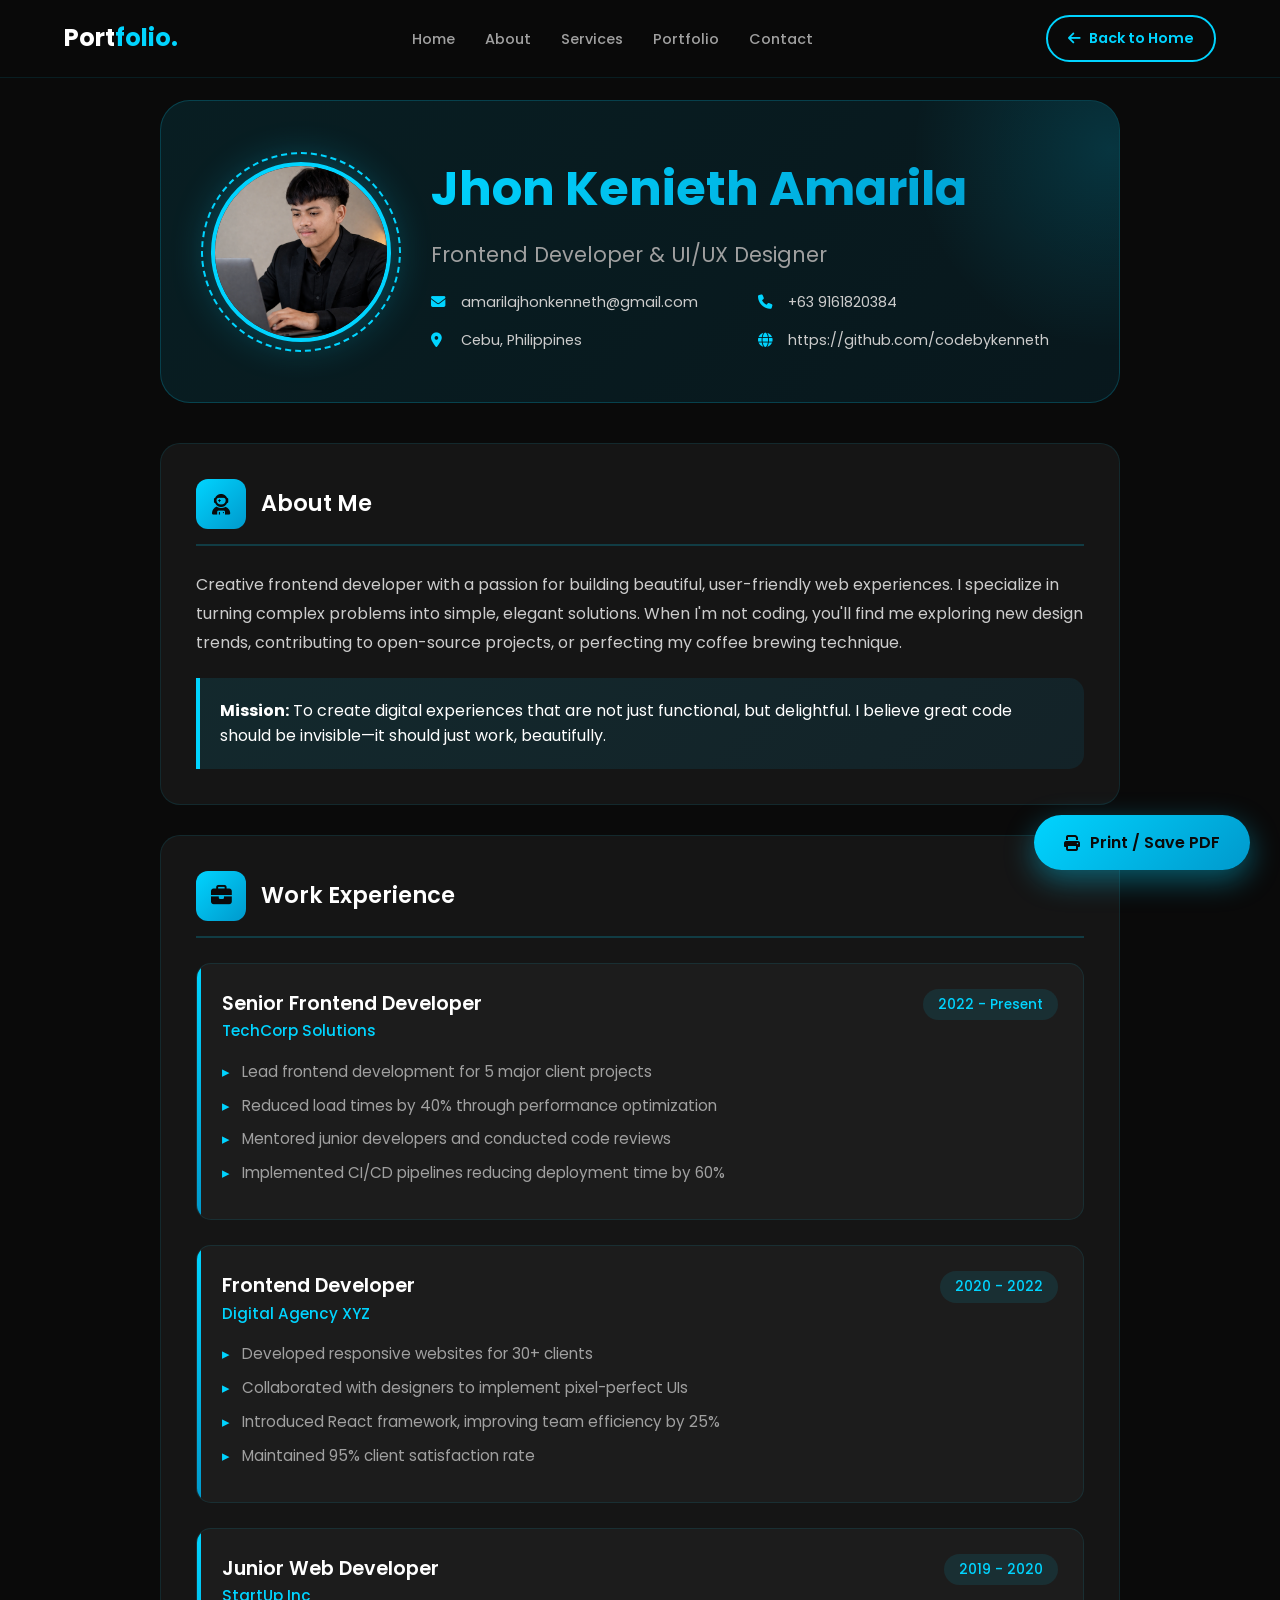
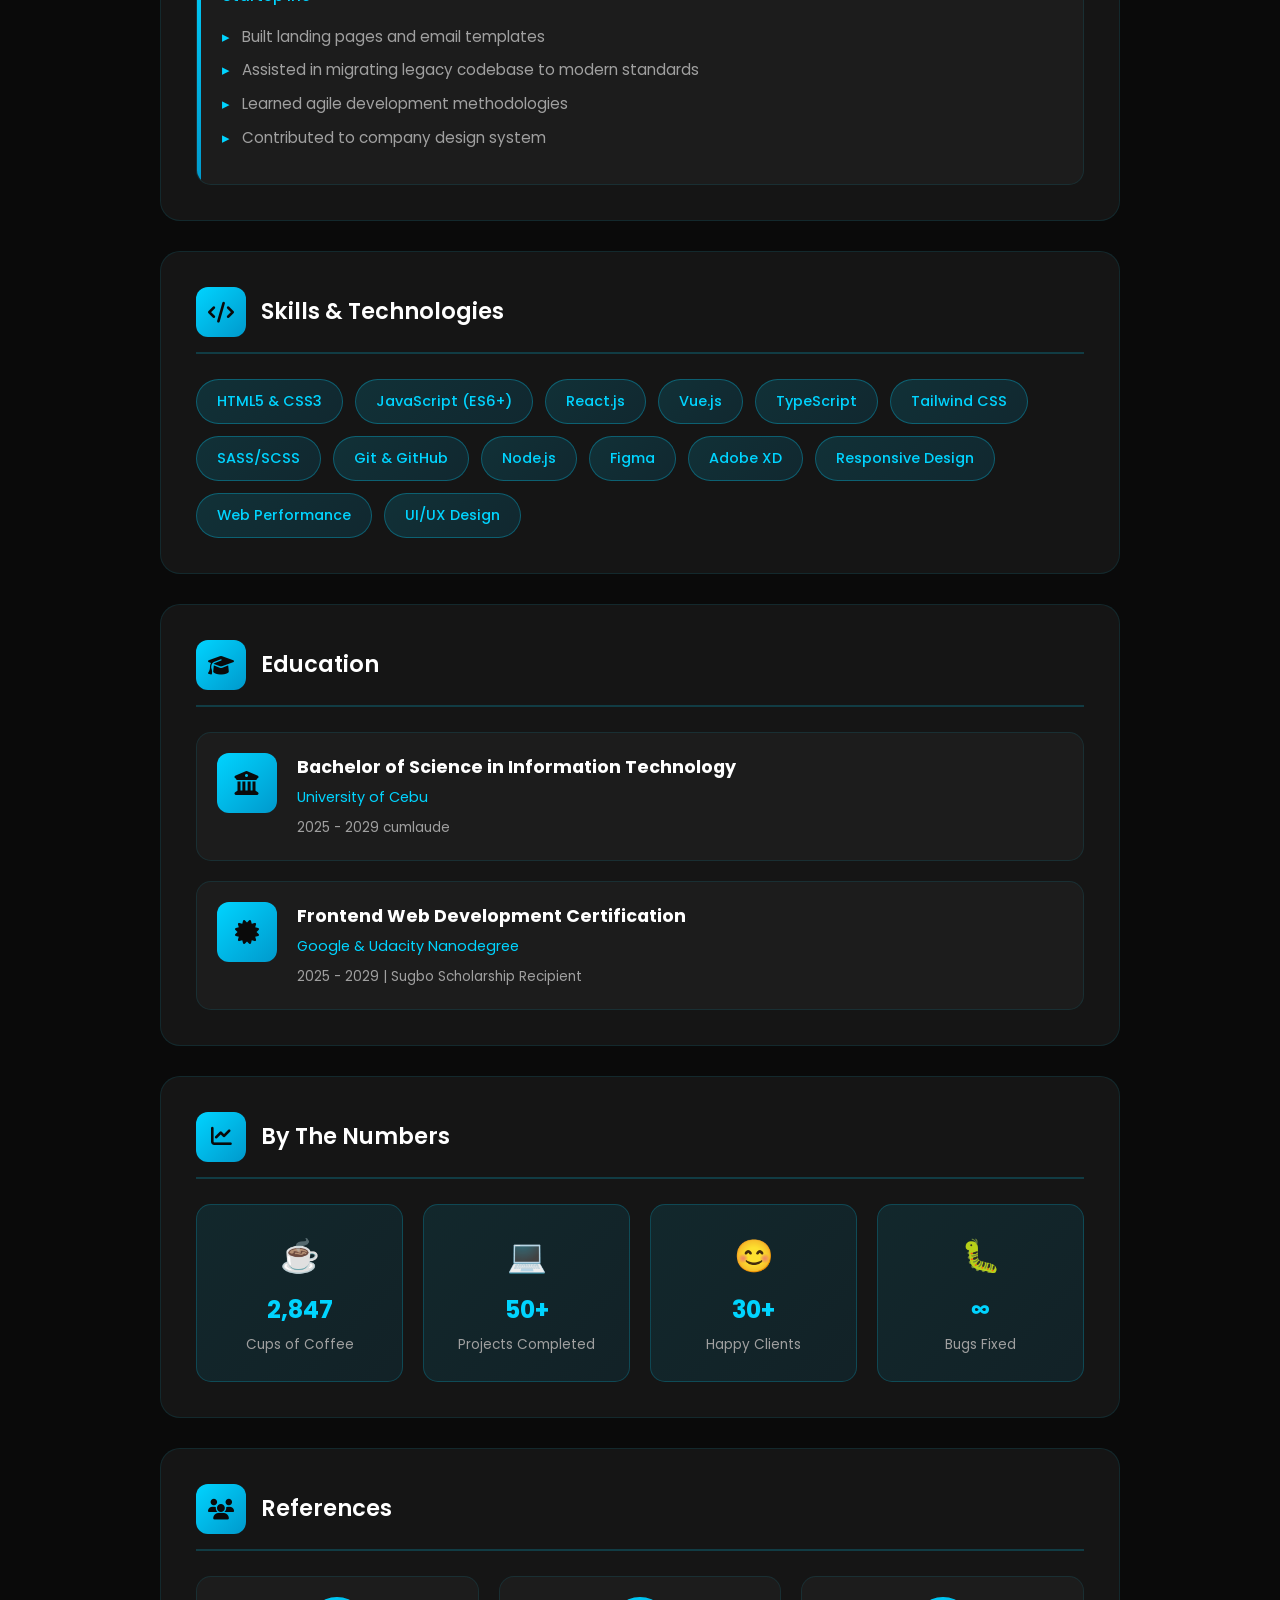
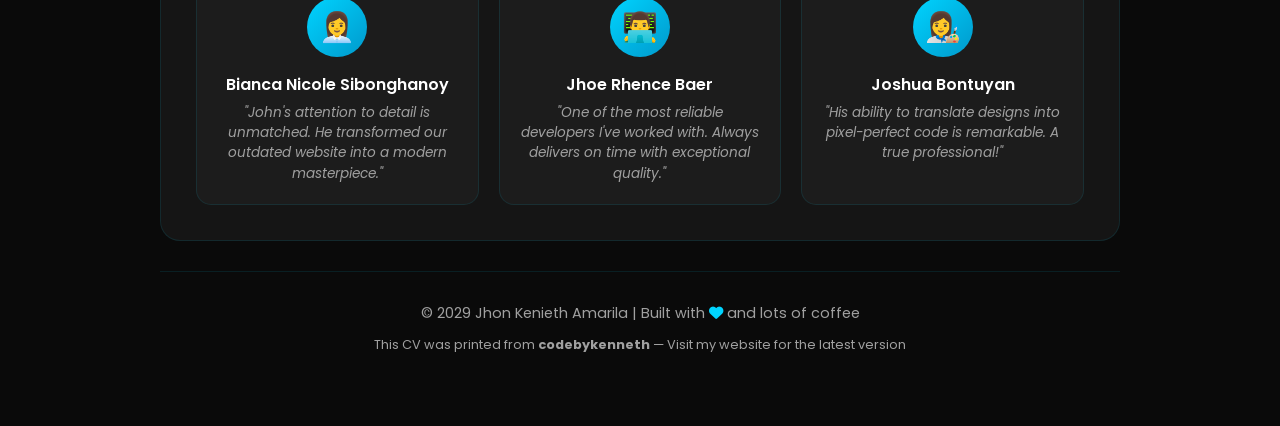
<file: cv.html>
<!DOCTYPE html>
<html lang="en">
<head>
    <meta charset="UTF-8">
    <meta name="viewport" content="width=device-width, initial-scale=1.0">
    <meta name="description" content="CV of Jhon Kenieth Amarila, Frontend Developer and UI/UX Designer. View skills, experience, and education.">
    <title>Jhon Kenieth Amarila</title>
    <link href="https://fonts.googleapis.com/css2?family=Poppins:wght@300;400;500;600;700&display=swap" rel="stylesheet">
    <link rel="stylesheet" href="https://cdnjs.cloudflare.com/ajax/libs/font-awesome/6.4.0/css/all.min.css">
    <!-- Favicon -->
    <link rel="icon" href="data:image/svg+xml,%3Csvg xmlns='http://www.w3.org/2000/svg' viewBox='0 0 100 100'%3E%3Ctext y='.9em' font-size='90'%3E%F0%9F%91%A8%F0%9F%92%BB%3C/text%3E%3C/svg%3E">
    <style>
        * {
            margin: 0;
            padding: 0;
            box-sizing: border-box;
        }

        :root {
            --primary: #00d4ff;
            --primary-dark: #0099cc;
            --bg-dark: #0a0a0a;
            --bg-card: #151515;
            --text-white: #ffffff;
            --text-gray: #a0a0a0;
            --text-light: #cccccc;
        }

        body {
            font-family: 'Poppins', sans-serif;
            background: var(--bg-dark);
            color: var(--text-white);
            min-height: 100vh;
            line-height: 1.6;
        }

        /* Navigation Bar */
        .navbar {
            position: fixed;
            top: 0;
            left: 0;
            right: 0;
            background: rgba(10, 10, 10, 0.95);
            backdrop-filter: blur(20px);
            padding: 15px 5%;
            display: flex;
            justify-content: space-between;
            align-items: center;
            z-index: 1000;
            border-bottom: 1px solid rgba(0, 212, 255, 0.1);
        }

        .nav-logo {
            font-size: 1.5rem;
            font-weight: 700;
            color: var(--text-white);
            text-decoration: none;
        }

        .nav-logo span {
            color: var(--primary);
        }

        .nav-links {
            display: flex;
            gap: 30px;
            list-style: none;
        }

        .nav-links a {
            color: var(--text-gray);
            text-decoration: none;
            font-weight: 500;
            font-size: 0.9rem;
            transition: all 0.3s ease;
            position: relative;
        }

        .nav-links a:hover {
            color: var(--primary);
        }

        .nav-links a::after {
            content: '';
            position: absolute;
            bottom: -5px;
            left: 0;
            width: 0;
            height: 2px;
            background: var(--primary);
            transition: width 0.3s ease;
        }

        .nav-links a:hover::after {
            width: 100%;
        }

        .back-btn {
            display: flex;
            align-items: center;
            gap: 8px;
            background: transparent;
            border: 2px solid var(--primary);
            color: var(--primary);
            padding: 10px 20px;
            border-radius: 30px;
            text-decoration: none;
            font-weight: 600;
            font-size: 0.9rem;
            transition: all 0.3s ease;
            cursor: pointer;
        }

        .back-btn:hover {
            background: var(--primary);
            color: var(--bg-dark);
            transform: translateX(-5px);
        }

        /* Main Container */
        .cv-container {
            max-width: 1000px;
            margin: 0 auto;
            padding: 100px 20px 40px;
        }

        /* Hero Section */
        .cv-hero {
            background: linear-gradient(135deg, rgba(0, 212, 255, 0.1) 0%, rgba(0, 153, 204, 0.1) 100%);
            border: 1px solid rgba(0, 212, 255, 0.2);
            border-radius: 30px;
            padding: 50px;
            margin-bottom: 40px;
            position: relative;
            overflow: hidden;
        }

        .cv-hero::before {
            content: '';
            position: absolute;
            top: -50%;
            right: -20%;
            width: 400px;
            height: 400px;
            background: radial-gradient(circle, rgba(0, 212, 255, 0.15) 0%, transparent 70%);
            border-radius: 50%;
        }

        .hero-content {
            display: flex;
            gap: 40px;
            align-items: center;
            position: relative;
            z-index: 1;
        }

        .profile-section {
            flex-shrink: 0;
        }

        .profile-img-container {
            position: relative;
            width: 180px;
            height: 180px;
        }

        .profile-img {
            width: 100%;
            height: 100%;
            border-radius: 50%;
            object-fit: cover;
            border: 4px solid var(--primary);
            box-shadow: 0 0 40px rgba(0, 212, 255, 0.3);
        }

        .profile-ring {
            position: absolute;
            top: -10px;
            left: -10px;
            right: -10px;
            bottom: -10px;
            border: 2px dashed var(--primary);
            border-radius: 50%;
            animation: spin 20s linear infinite;
        }

        @keyframes spin {
            from { transform: rotate(0deg); }
            to { transform: rotate(360deg); }
        }

        .hero-text {
            flex: 1;
        }

        .name {
            font-size: 3rem;
            font-weight: 700;
            margin-bottom: 10px;
            background: linear-gradient(135deg, var(--primary) 0%, var(--primary-dark) 100%);
            -webkit-background-clip: text;
            -webkit-text-fill-color: transparent;
            background-clip: text;
        }

        .title {
            font-size: 1.3rem;
            color: var(--text-gray);
            margin-bottom: 20px;
        }

        .contact-grid {
            display: grid;
            grid-template-columns: repeat(2, 1fr);
            gap: 15px;
        }

        .contact-item {
            display: flex;
            align-items: center;
            gap: 10px;
            color: var(--text-light);
            font-size: 0.9rem;
        }

        .contact-item i {
            color: var(--primary);
            width: 20px;
        }

        /* Section Styling */
        .section {
            background: var(--bg-card);
            border-radius: 20px;
            padding: 35px;
            margin-bottom: 30px;
            border: 1px solid rgba(0, 212, 255, 0.1);
            transition: all 0.3s ease;
        }

        .section:hover {
            border-color: rgba(0, 212, 255, 0.3);
            transform: translateY(-5px);
            box-shadow: 0 20px 40px rgba(0, 0, 0, 0.3);
        }

        .section-header {
            display: flex;
            align-items: center;
            gap: 15px;
            margin-bottom: 25px;
            padding-bottom: 15px;
            border-bottom: 2px solid rgba(0, 212, 255, 0.2);
        }

        .section-icon {
            width: 50px;
            height: 50px;
            background: linear-gradient(135deg, var(--primary) 0%, var(--primary-dark) 100%);
            border-radius: 12px;
            display: flex;
            align-items: center;
            justify-content: center;
            font-size: 1.3rem;
            color: var(--bg-dark);
        }

        .section-title {
            font-size: 1.4rem;
            font-weight: 600;
            color: var(--text-white);
        }

        /* About Section */
        .about-text {
            color: var(--text-light);
            font-size: 1rem;
            line-height: 1.8;
        }

        .highlight-box {
            background: linear-gradient(135deg, rgba(0, 212, 255, 0.1) 0%, rgba(0, 153, 204, 0.1) 100%);
            border-left: 4px solid var(--primary);
            padding: 20px;
            border-radius: 0 15px 15px 0;
            margin-top: 20px;
        }

        /* Experience Cards */
        .experience-list {
            display: flex;
            flex-direction: column;
            gap: 25px;
        }

        .job-card {
            background: rgba(255, 255, 255, 0.03);
            border-radius: 15px;
            padding: 25px;
            border: 1px solid rgba(0, 212, 255, 0.1);
            position: relative;
            overflow: hidden;
            transition: all 0.3s ease;
        }

        .job-card::before {
            content: '';
            position: absolute;
            left: 0;
            top: 0;
            bottom: 0;
            width: 4px;
            background: linear-gradient(180deg, var(--primary) 0%, var(--primary-dark) 100%);
        }

        .job-card:hover {
            background: rgba(255, 255, 255, 0.05);
            transform: translateX(10px);
        }

        .job-header {
            display: flex;
            justify-content: space-between;
            align-items: start;
            margin-bottom: 15px;
            flex-wrap: wrap;
            gap: 10px;
        }

        .job-title {
            font-size: 1.2rem;
            font-weight: 600;
            color: var(--text-white);
        }

        .job-company {
            color: var(--primary);
            font-weight: 500;
            font-size: 0.95rem;
        }

        .job-date {
            background: rgba(0, 212, 255, 0.1);
            color: var(--primary);
            padding: 5px 15px;
            border-radius: 20px;
            font-size: 0.85rem;
            font-weight: 500;
        }

        .job-desc {
            color: var(--text-gray);
            font-size: 0.95rem;
            line-height: 1.7;
        }

        .job-desc ul {
            list-style: none;
            padding: 0;
        }

        .job-desc li {
            padding-left: 20px;
            position: relative;
            margin-bottom: 8px;
        }

        .job-desc li::before {
            content: '▸';
            position: absolute;
            left: 0;
            color: var(--primary);
        }

        /* Skills Grid */
        .skills-container {
            display: flex;
            flex-wrap: wrap;
            gap: 12px;
        }

        .skill-tag {
            background: linear-gradient(135deg, rgba(0, 212, 255, 0.15) 0%, rgba(0, 153, 204, 0.15) 100%);
            border: 1px solid rgba(0, 212, 255, 0.3);
            color: var(--primary);
            padding: 10px 20px;
            border-radius: 25px;
            font-size: 0.9rem;
            font-weight: 500;
            transition: all 0.3s ease;
            cursor: default;
        }

        .skill-tag:hover {
            background: var(--primary);
            color: var(--bg-dark);
            transform: scale(1.05);
        }

        /* Education */
        .education-list {
            display: flex;
            flex-direction: column;
            gap: 20px;
        }

        .edu-card {
            display: flex;
            gap: 20px;
            align-items: start;
            background: rgba(255, 255, 255, 0.03);
            padding: 20px;
            border-radius: 15px;
            border: 1px solid rgba(0, 212, 255, 0.1);
        }

        .edu-icon-box {
            width: 60px;
            height: 60px;
            background: linear-gradient(135deg, var(--primary) 0%, var(--primary-dark) 100%);
            border-radius: 12px;
            display: flex;
            align-items: center;
            justify-content: center;
            font-size: 1.5rem;
            color: var(--bg-dark);
            flex-shrink: 0;
        }

        .edu-content h4 {
            color: var(--text-white);
            margin-bottom: 5px;
            font-size: 1.1rem;
        }

        .edu-content p {
            color: var(--primary);
            font-size: 0.9rem;
            margin-bottom: 5px;
        }

        .edu-content small {
            color: var(--text-gray);
            font-size: 0.85rem;
        }

        /* Stats Grid */
        .stats-grid {
            display: grid;
            grid-template-columns: repeat(4, 1fr);
            gap: 20px;
        }

        .stat-card {
            background: linear-gradient(135deg, rgba(0, 212, 255, 0.1) 0%, rgba(0, 153, 204, 0.1) 100%);
            border: 1px solid rgba(0, 212, 255, 0.2);
            border-radius: 15px;
            padding: 25px;
            text-align: center;
            transition: all 0.3s ease;
        }

        .stat-card:hover {
            transform: translateY(-5px);
            border-color: var(--primary);
        }

        .stat-icon {
            font-size: 2rem;
            margin-bottom: 10px;
        }

        .stat-value {
            font-size: 1.5rem;
            font-weight: 700;
            color: var(--primary);
            display: block;
        }

        .stat-label {
            font-size: 0.85rem;
            color: var(--text-gray);
            margin-top: 5px;
        }

        /* References */
        .ref-grid {
            display: grid;
            grid-template-columns: repeat(3, 1fr);
            gap: 20px;
        }

        .ref-card {
            background: rgba(255, 255, 255, 0.03);
            border: 1px solid rgba(0, 212, 255, 0.1);
            border-radius: 15px;
            padding: 20px;
            text-align: center;
            transition: all 0.3s ease;
        }

        .ref-card:hover {
            border-color: var(--primary);
            transform: translateY(-5px);
        }

        .ref-avatar {
            width: 60px;
            height: 60px;
            border-radius: 50%;
            background: linear-gradient(135deg, var(--primary) 0%, var(--primary-dark) 100%);
            display: flex;
            align-items: center;
            justify-content: center;
            margin: 0 auto 15px;
            font-size: 1.8rem;
        }

        .ref-name {
            font-weight: 600;
            color: var(--text-white);
            margin-bottom: 5px;
        }

        .ref-quote {
            font-size: 0.85rem;
            color: var(--text-gray);
            font-style: italic;
            line-height: 1.5;
        }

        /* Print Button */
        .print-btn {
            position: fixed;
            bottom: 30px;
            right: 30px;
            background: linear-gradient(135deg, var(--primary) 0%, var(--primary-dark) 100%);
            color: var(--bg-dark);
            border: none;
            padding: 15px 30px;
            border-radius: 50px;
            font-family: 'Poppins', sans-serif;
            font-weight: 600;
            font-size: 1rem;
            cursor: pointer;
            box-shadow: 0 10px 30px rgba(0, 212, 255, 0.4);
            transition: all 0.3s ease;
            display: flex;
            align-items: center;
            gap: 10px;
            z-index: 999;
        }

        .print-btn:hover {
            transform: translateY(-5px);
            box-shadow: 0 15px 40px rgba(0, 212, 255, 0.5);
        }

        /* Footer */
        .cv-footer {
            text-align: center;
            padding: 30px;
            color: var(--text-gray);
            font-size: 0.9rem;
            border-top: 1px solid rgba(0, 212, 255, 0.1);
            margin-top: 20px;
        }

        /* Responsive */
        @media (max-width: 768px) {
            .navbar {
                padding: 15px 20px;
            }

            .nav-links {
                display: none;
            }

            .cv-container {
                padding: 80px 15px 20px;
            }

            .cv-hero {
                padding: 30px 20px;
            }

            .hero-content {
                flex-direction: column;
                text-align: center;
            }

            .profile-img-container {
                width: 150px;
                height: 150px;
            }

            .name {
                font-size: 2rem;
            }

            .contact-grid {
                grid-template-columns: 1fr;
            }

            .section {
                padding: 25px 20px;
            }

            .stats-grid {
                grid-template-columns: repeat(2, 1fr);
            }

            .ref-grid {
                grid-template-columns: 1fr;
            }

            .job-header {
                flex-direction: column;
            }

            .print-btn {
                bottom: 20px;
                right: 20px;
                padding: 12px 20px;
                font-size: 0.9rem;
            }
        }

        /* Print Styles */
        @media print {
            body {
                background: white;
                color: black;
            }

            .navbar {
                position: relative;
                background: white;
                border-bottom: 2px solid #00d4ff;
            }

            .nav-logo {
                color: black;
            }

            .back-btn {
                border-color: #00d4ff;
                color: #00d4ff;
            }

            .cv-container {
                padding: 20px;
            }

            .section {
                background: white;
                border: 2px solid #eee;
                page-break-inside: avoid;
            }

            .cv-hero {
                background: linear-gradient(135deg, #f0f9ff 0%, #e0f2fe 100%);
                border: 2px solid #00d4ff;
            }

            .job-card, .edu-card, .ref-card, .stat-card {
                background: #f9fafb;
                border: 1px solid #e5e7eb;
            }

            .skill-tag {
                background: #f0f9ff;
                border: 1px solid #00d4ff;
                color: #0099cc;
            }

            .name {
                background: none;
                -webkit-text-fill-color: #0099cc;
                color: #0099cc;
            }

            .section-title, .job-title, .edu-content h4, .ref-name {
                color: black;
            }

            .about-text, .job-desc, .contact-item, .stat-label, .ref-quote {
                color: #374151;
            }

            .print-btn {
                display: none;
            }

            .cv-footer {
                color: #6b7280;
                border-top: 2px solid #e5e7eb;
            }
        }
    </style>
</head>
<body>
    <!-- Navigation -->
    <nav class="navbar">
        <a href="index.html" class="nav-logo">Port<span>folio.</span></a>
        <ul class="nav-links">
            <li><a href="index.html">Home</a></li>
            <li><a href="index.html#about">About</a></li>
            <li><a href="index.html#services">Services</a></li>
            <li><a href="index.html#portfolio">Portfolio</a></li>
            <li><a href="index.html#contact">Contact</a></li>
        </ul>
        <a href="index.html" class="back-btn">
            <i class="fas fa-arrow-left"></i> Back to Home
        </a>
    </nav>

    <!-- Main CV Container -->
    <div class="cv-container">
        <!-- Hero Section -->
        <div class="cv-hero">
            <div class="hero-content">
                <div class="profile-section">
                    <div class="profile-img-container">
                        <div class="profile-ring"></div>
                        <img src="image/me.png" alt="Jhon Kenieth Amarila" class="profile-img">
                    </div>
                </div>
                <div class="hero-text">
                    <h1 class="name">Jhon Kenieth Amarila</h1>
                    <p class="title">Frontend Developer & UI/UX Designer</p>
                    <div class="contact-grid">
                        <div class="contact-item">
                            <i class="fas fa-envelope"></i>
                            <span>amarilajhonkenneth@gmail.com</span>
                        </div>
                        <div class="contact-item">
                            <i class="fas fa-phone"></i>
                            <span>+63 9161820384</span>
                        </div>
                        <div class="contact-item">
                            <i class="fas fa-map-marker-alt"></i>
                            <span>Cebu, Philippines</span>
                        </div>
                        <div class="contact-item">
                            <i class="fas fa-globe"></i>
                            <span>https://github.com/codebykenneth</span>
                        </div>
                    </div>
                </div>
            </div>
        </div>

        <!-- About Section -->
        <div class="section">
            <div class="section-header">
                <div class="section-icon">
                    <i class="fas fa-user-astronaut"></i>
                </div>
                <h2 class="section-title">About Me</h2>
            </div>
            <p class="about-text">
                Creative frontend developer with a passion for building beautiful, user-friendly web experiences. I specialize in turning complex problems into simple, elegant solutions. When I'm not coding, you'll find me exploring new design trends, contributing to open-source projects, or perfecting my coffee brewing technique.
            </p>
            <div class="highlight-box">
                <strong>Mission:</strong> To create digital experiences that are not just functional, but delightful. I believe great code should be invisible—it should just work, beautifully.
            </div>
        </div>

        <!-- Experience Section -->
        <div class="section">
            <div class="section-header">
                <div class="section-icon">
                    <i class="fas fa-briefcase"></i>
                </div>
                <h2 class="section-title">Work Experience</h2>
            </div>
            <div class="experience-list">
                <div class="job-card">
                    <div class="job-header">
                        <div>
                            <div class="job-title">Senior Frontend Developer</div>
                            <div class="job-company">TechCorp Solutions</div>
                        </div>
                        <div class="job-date">2022 - Present</div>
                    </div>
                    <div class="job-desc">
                        <ul>
                            <li>Lead frontend development for 5 major client projects</li>
                            <li>Reduced load times by 40% through performance optimization</li>
                            <li>Mentored junior developers and conducted code reviews</li>
                            <li>Implemented CI/CD pipelines reducing deployment time by 60%</li>
                        </ul>
                    </div>
                </div>

                <div class="job-card">
                    <div class="job-header">
                        <div>
                            <div class="job-title">Frontend Developer</div>
                            <div class="job-company">Digital Agency XYZ</div>
                        </div>
                        <div class="job-date">2020 - 2022</div>
                    </div>
                    <div class="job-desc">
                        <ul>
                            <li>Developed responsive websites for 30+ clients</li>
                            <li>Collaborated with designers to implement pixel-perfect UIs</li>
                            <li>Introduced React framework, improving team efficiency by 25%</li>
                            <li>Maintained 95% client satisfaction rate</li>
                        </ul>
                    </div>
                </div>

                <div class="job-card">
                    <div class="job-header">
                        <div>
                            <div class="job-title">Junior Web Developer</div>
                            <div class="job-company">StartUp Inc</div>
                        </div>
                        <div class="job-date">2019 - 2020</div>
                    </div>
                    <div class="job-desc">
                        <ul>
                            <li>Built landing pages and email templates</li>
                            <li>Assisted in migrating legacy codebase to modern standards</li>
                            <li>Learned agile development methodologies</li>
                            <li>Contributed to company design system</li>
                        </ul>
                    </div>
                </div>
            </div>
        </div>

        <!-- Skills Section -->
        <div class="section">
            <div class="section-header">
                <div class="section-icon">
                    <i class="fas fa-code"></i>
                </div>
                <h2 class="section-title">Skills & Technologies</h2>
            </div>
            <div class="skills-container">
                <span class="skill-tag">HTML5 & CSS3</span>
                <span class="skill-tag">JavaScript (ES6+)</span>
                <span class="skill-tag">React.js</span>
                <span class="skill-tag">Vue.js</span>
                <span class="skill-tag">TypeScript</span>
                <span class="skill-tag">Tailwind CSS</span>
                <span class="skill-tag">SASS/SCSS</span>
                <span class="skill-tag">Git & GitHub</span>
                <span class="skill-tag">Node.js</span>
                <span class="skill-tag">Figma</span>
                <span class="skill-tag">Adobe XD</span>
                <span class="skill-tag">Responsive Design</span>
                <span class="skill-tag">Web Performance</span>
                <span class="skill-tag">UI/UX Design</span>
            </div>
        </div>

        <!-- Education Section -->
        <div class="section">
            <div class="section-header">
                <div class="section-icon">
                    <i class="fas fa-graduation-cap"></i>
                </div>
                <h2 class="section-title">Education</h2>
            </div>
            <div class="education-list">
                <div class="edu-card">
                    <div class="edu-icon-box">
                        <i class="fas fa-university"></i>
                    </div>
                    <div class="edu-content">
                        <h4>Bachelor of Science in Information Technology</h4>
                        <p>University of Cebu</p>
                        <small>2025 - 2029 cumlaude </small>
                    </div>
                </div>
                <div class="edu-card">
                    <div class="edu-icon-box">
                        <i class="fas fa-certificate"></i>
                    </div>
                    <div class="edu-content">
                        <h4>Frontend Web Development Certification</h4>
                        <p>Google & Udacity Nanodegree</p>
                        <small>2025 - 2029 |  Sugbo Scholarship Recipient</small>
                    </div>
                </div>
            </div>
        </div>

        <!-- Stats Section -->
        <div class="section">
            <div class="section-header">
                <div class="section-icon">
                    <i class="fas fa-chart-line"></i>
                </div>
                <h2 class="section-title">By The Numbers</h2>
            </div>
            <div class="stats-grid">
                <div class="stat-card">
                    <div class="stat-icon">☕</div>
                    <span class="stat-value">2,847</span>
                    <div class="stat-label">Cups of Coffee</div>
                </div>
                <div class="stat-card">
                    <div class="stat-icon">💻</div>
                    <span class="stat-value">50+</span>
                    <div class="stat-label">Projects Completed</div>
                </div>
                <div class="stat-card">
                    <div class="stat-icon">😊</div>
                    <span class="stat-value">30+</span>
                    <div class="stat-label">Happy Clients</div>
                </div>
                <div class="stat-card">
                    <div class="stat-icon">🐛</div>
                    <span class="stat-value">∞</span>
                    <div class="stat-label">Bugs Fixed</div>
                </div>
            </div>
        </div>

        <!-- References Section -->
        <div class="section">
            <div class="section-header">
                <div class="section-icon">
                    <i class="fas fa-users"></i>
                </div>
                <h2 class="section-title">References</h2>
            </div>
            <div class="ref-grid">
                <div class="ref-card">
                    <div class="ref-avatar">👩‍💼</div>
                    <div class="ref-name">Bianca Nicole Sibonghanoy</div>
                    <div class="ref-quote">"John's attention to detail is unmatched. He transformed our outdated website into a modern masterpiece."</div>
                </div>
                <div class="ref-card">
                    <div class="ref-avatar">👨‍💻</div>
                    <div class="ref-name">Jhoe Rhence Baer</div>
                    <div class="ref-quote">"One of the most reliable developers I've worked with. Always delivers on time with exceptional quality."</div>
                </div>
                <div class="ref-card">
                    <div class="ref-avatar">👩‍🎨</div>
                    <div class="ref-name">Joshua Bontuyan</div>
                    <div class="ref-quote">"His ability to translate designs into pixel-perfect code is remarkable. A true professional!"</div>
                </div>
            </div>
        </div>

        <!-- Footer -->
        <div class="cv-footer">
            <p>© 2029 Jhon Kenieth Amarila | Built with <i class="fas fa-heart" style="color: var(--primary);"></i> and lots of coffee</p>
            <p style="margin-top: 10px; font-size: 0.8rem;">This CV was printed from <strong>codebykenneth</strong> — Visit my website for the latest version</p>
        </div>
    </div>

    <!-- Print Button -->
    <button class="print-btn" onclick="window.print()">
        <i class="fas fa-print"></i> Print / Save PDF
    </button>
</body>
</html>
</file>
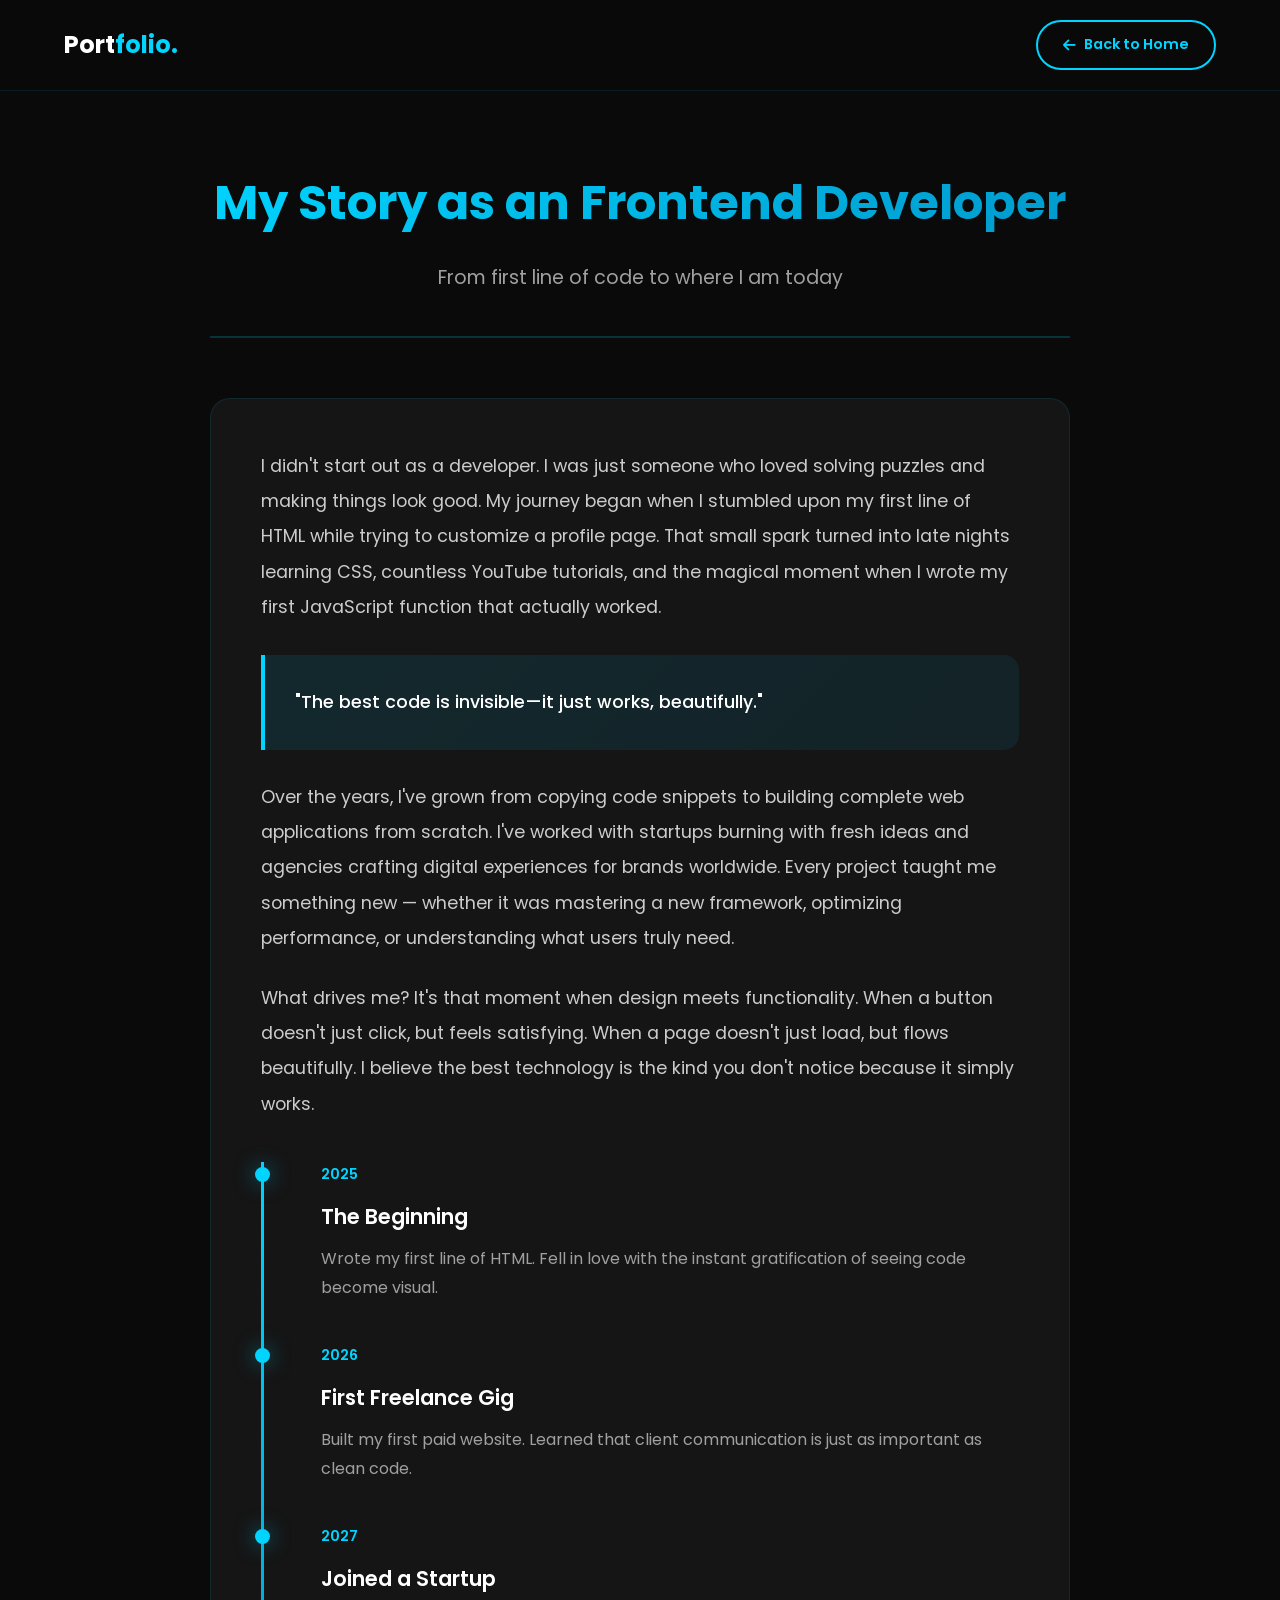
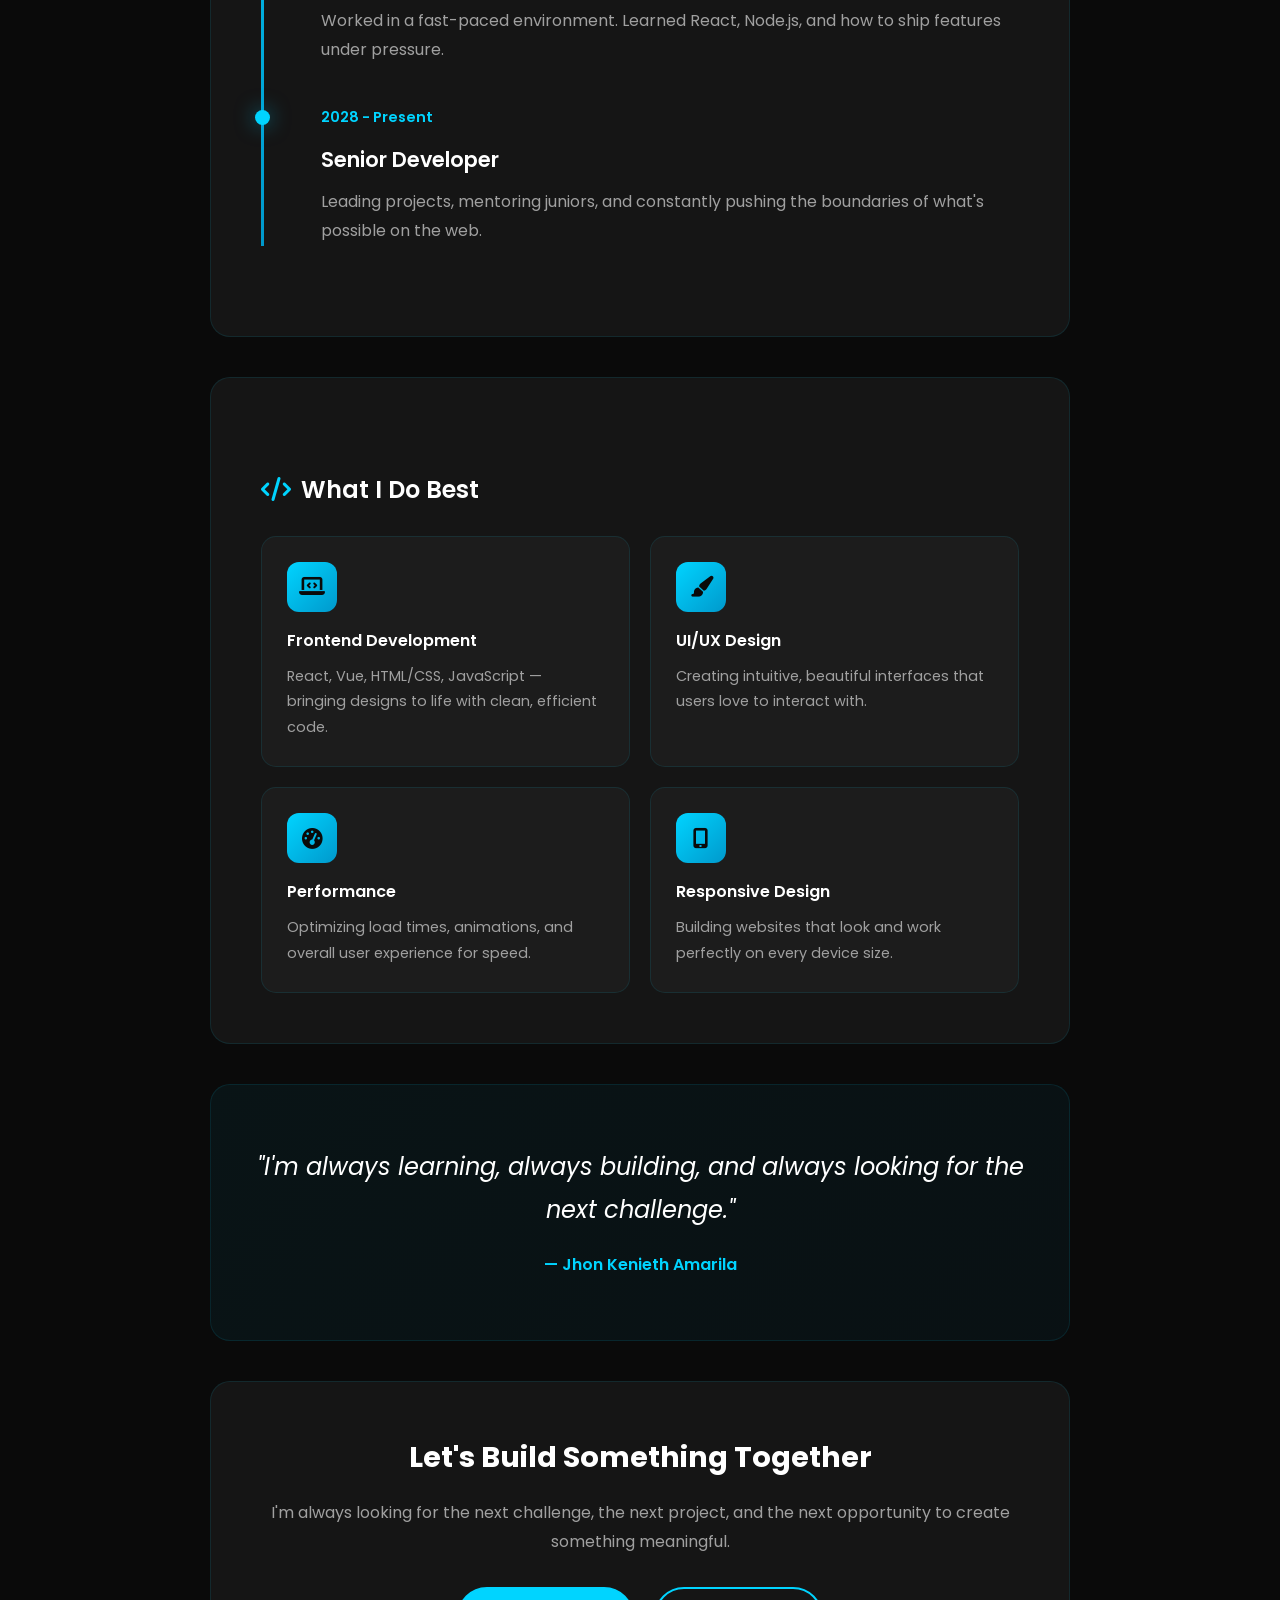
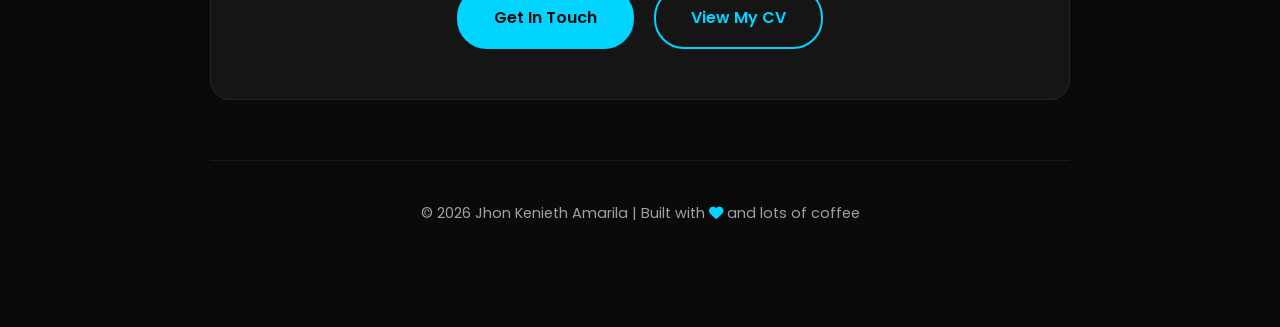
<file: readmore.html>
<!DOCTYPE html>
<html lang="en">
<head>
    <meta charset="UTF-8">
    <meta name="viewport" content="width=device-width, initial-scale=1.0">
    <title>My Story - John Kendric</title>
    <link href="https://fonts.googleapis.com/css2?family=Poppins:wght@300;400;500;600;700&display=swap" rel="stylesheet">
    <link rel="stylesheet" href="https://cdnjs.cloudflare.com/ajax/libs/font-awesome/6.4.0/css/all.min.css">
    <style>
        * {
            margin: 0;
            padding: 0;
            box-sizing: border-box;
        }

        :root {
            --primary: #00d4ff;
            --primary-dark: #0099cc;
            --bg-dark: #0a0a0a;
            --bg-card: #151515;
            --text-white: #ffffff;
            --text-gray: #a0a0a0;
            --text-light: #cccccc;
        }

        body {
            font-family: 'Poppins', sans-serif;
            background: var(--bg-dark);
            color: var(--text-white);
            line-height: 1.8;
        }

        /* Navigation */
        .navbar {
            position: fixed;
            top: 0;
            left: 0;
            right: 0;
            background: rgba(10, 10, 10, 0.95);
            backdrop-filter: blur(20px);
            padding: 20px 5%;
            display: flex;
            justify-content: space-between;
            align-items: center;
            z-index: 1000;
            border-bottom: 1px solid rgba(0, 212, 255, 0.1);
        }

        .nav-logo {
            font-size: 1.5rem;
            font-weight: 700;
            color: var(--text-white);
            text-decoration: none;
        }

        .nav-logo span {
            color: var(--primary);
        }

        .back-btn {
            display: flex;
            align-items: center;
            gap: 8px;
            background: transparent;
            border: 2px solid var(--primary);
            color: var(--primary);
            padding: 10px 25px;
            border-radius: 30px;
            text-decoration: none;
            font-weight: 600;
            font-size: 0.9rem;
            transition: all 0.3s ease;
        }

        .back-btn:hover {
            background: var(--primary);
            color: var(--bg-dark);
            transform: translateX(-5px);
        }

        /* Main Container */
        .container {
            max-width: 900px;
            margin: 0 auto;
            padding: 120px 20px 60px;
        }

        /* Header Section */
        .page-header {
            text-align: center;
            margin-bottom: 60px;
            padding: 40px 0;
            border-bottom: 2px solid rgba(0, 212, 255, 0.2);
        }

        .page-title {
            font-size: 3rem;
            font-weight: 700;
            margin-bottom: 15px;
            background: linear-gradient(135deg, var(--primary) 0%, var(--primary-dark) 100%);
            -webkit-background-clip: text;
            -webkit-text-fill-color: transparent;
            background-clip: text;
        }

        .page-subtitle {
            color: var(--text-gray);
            font-size: 1.2rem;
        }

        /* Story Content */
        .story-section {
            background: var(--bg-card);
            border-radius: 20px;
            padding: 50px;
            border: 1px solid rgba(0, 212, 255, 0.1);
            margin-bottom: 40px;
        }

        .story-text {
            color: var(--text-light);
            font-size: 1.1rem;
            line-height: 2;
        }

        .story-text p {
            margin-bottom: 25px;
        }

        .highlight-box {
            background: linear-gradient(135deg, rgba(0, 212, 255, 0.1) 0%, rgba(0, 153, 204, 0.1) 100%);
            border-left: 4px solid var(--primary);
            padding: 30px;
            border-radius: 0 15px 15px 0;
            margin: 30px 0;
        }

        .highlight-box p {
            color: var(--text-white);
            font-weight: 500;
            margin: 0;
        }

        /* Timeline */
        .timeline {
            position: relative;
            padding-left: 30px;
            margin: 40px 0;
        }

        .timeline::before {
            content: '';
            position: absolute;
            left: 0;
            top: 0;
            bottom: 0;
            width: 3px;
            background: linear-gradient(180deg, var(--primary) 0%, var(--primary-dark) 100%);
        }

        .timeline-item {
            position: relative;
            margin-bottom: 40px;
            padding-left: 30px;
        }

        .timeline-item::before {
            content: '';
            position: absolute;
            left: -36px;
            top: 5px;
            width: 15px;
            height: 15px;
            background: var(--primary);
            border-radius: 50%;
            box-shadow: 0 0 20px rgba(0, 212, 255, 0.5);
        }

        .timeline-date {
            color: var(--primary);
            font-weight: 600;
            font-size: 0.9rem;
            margin-bottom: 10px;
        }

        .timeline-title {
            font-size: 1.3rem;
            font-weight: 600;
            margin-bottom: 10px;
        }

        .timeline-desc {
            color: var(--text-gray);
        }

        /* Skills Grid */
        .skills-section {
            margin-top: 40px;
        }

        .section-title {
            font-size: 1.5rem;
            font-weight: 600;
            margin-bottom: 25px;
            display: flex;
            align-items: center;
            gap: 10px;
        }

        .section-title i {
            color: var(--primary);
        }

        .skills-grid {
            display: grid;
            grid-template-columns: repeat(auto-fit, minmax(250px, 1fr));
            gap: 20px;
        }

        .skill-card {
            background: rgba(255, 255, 255, 0.03);
            border: 1px solid rgba(0, 212, 255, 0.1);
            border-radius: 15px;
            padding: 25px;
            transition: all 0.3s ease;
        }

        .skill-card:hover {
            border-color: var(--primary);
            transform: translateY(-5px);
        }

        .skill-icon {
            width: 50px;
            height: 50px;
            background: linear-gradient(135deg, var(--primary) 0%, var(--primary-dark) 100%);
            border-radius: 12px;
            display: flex;
            align-items: center;
            justify-content: center;
            font-size: 1.3rem;
            color: var(--bg-dark);
            margin-bottom: 15px;
        }

        .skill-name {
            font-weight: 600;
            margin-bottom: 8px;
        }

        .skill-desc {
            color: var(--text-gray);
            font-size: 0.9rem;
        }

        /* Quote Section */
        .quote-section {
            text-align: center;
            padding: 60px 40px;
            background: linear-gradient(135deg, rgba(0, 212, 255, 0.05) 0%, rgba(0, 153, 204, 0.05) 100%);
            border-radius: 20px;
            border: 1px solid rgba(0, 212, 255, 0.1);
            margin: 40px 0;
        }

        .quote-text {
            font-size: 1.5rem;
            font-style: italic;
            color: var(--text-white);
            margin-bottom: 20px;
        }

        .quote-author {
            color: var(--primary);
            font-weight: 600;
        }

        /* CTA Section */
        .cta-section {
            text-align: center;
            padding: 50px;
            background: var(--bg-card);
            border-radius: 20px;
            border: 1px solid rgba(0, 212, 255, 0.1);
        }

        .cta-title {
            font-size: 1.8rem;
            margin-bottom: 15px;
        }

        .cta-text {
            color: var(--text-gray);
            margin-bottom: 30px;
        }

        .cta-buttons {
            display: flex;
            gap: 20px;
            justify-content: center;
            flex-wrap: wrap;
        }

        .btn {
            display: inline-block;
            padding: 15px 35px;
            background: var(--primary);
            color: var(--bg-dark);
            text-decoration: none;
            border-radius: 30px;
            font-weight: 600;
            transition: all 0.3s ease;
            border: 2px solid var(--primary);
        }

        .btn:hover {
            transform: translateY(-3px);
            box-shadow: 0 10px 30px rgba(0, 212, 255, 0.3);
        }

        .btn-outline {
            background: transparent;
            color: var(--primary);
        }

        .btn-outline:hover {
            background: var(--primary);
            color: var(--bg-dark);
        }

        /* Footer */
        footer {
            text-align: center;
            padding: 40px;
            color: var(--text-gray);
            font-size: 0.9rem;
            border-top: 1px solid rgba(0, 212, 255, 0.1);
            margin-top: 60px;
        }

        /* Responsive */
        @media (max-width: 768px) {
            .page-title {
                font-size: 2rem;
            }

            .story-section {
                padding: 30px 20px;
            }

            .timeline {
                padding-left: 20px;
            }

            .timeline-item {
                padding-left: 20px;
            }

            .timeline-item::before {
                left: -26px;
            }

            .skills-grid {
                grid-template-columns: 1fr;
            }

            .cta-buttons {
                flex-direction: column;
            }
        }
    </style>
<base target="_blank">
</head>
<body>
    <!-- Navigation -->
    <nav class="navbar">
        <a href="index.html" class="nav-logo">Port<span>folio.</span></a>
        <a href="index.html" class="back-btn">
            <i class="fas fa-arrow-left"></i> Back to Home
        </a>
    </nav>

    <!-- Main Container -->
    <div class="container">
        <!-- Page Header -->
        <div class="page-header">
            <h1 class="page-title">My Story as an Frontend Developer</h1>
            <p class="page-subtitle">From first line of code to where I am today</p>
        </div>

        <!-- Story Content -->
        <div class="story-section">
            <div class="story-text">
                <p>
                    I didn't start out as a developer. I was just someone who loved solving puzzles and making things look good. My journey began when I stumbled upon my first line of HTML while trying to customize a profile page. That small spark turned into late nights learning CSS, countless YouTube tutorials, and the magical moment when I wrote my first JavaScript function that actually worked.
                </p>

                <div class="highlight-box">
                    <p>"The best code is invisible—it just works, beautifully."</p>
                </div>

                <p>
                    Over the years, I've grown from copying code snippets to building complete web applications from scratch. I've worked with startups burning with fresh ideas and agencies crafting digital experiences for brands worldwide. Every project taught me something new — whether it was mastering a new framework, optimizing performance, or understanding what users truly need.
                </p>

                <p>
                    What drives me? It's that moment when design meets functionality. When a button doesn't just click, but feels satisfying. When a page doesn't just load, but flows beautifully. I believe the best technology is the kind you don't notice because it simply works.
                </p>
            </div>

            <!-- Timeline -->
            <div class="timeline">
                <div class="timeline-item">
                    <div class="timeline-date">2025</div>
                    <div class="timeline-title">The Beginning</div>
                    <div class="timeline-desc">Wrote my first line of HTML. Fell in love with the instant gratification of seeing code become visual.</div>
                </div>
                <div class="timeline-item">
                    <div class="timeline-date">2026</div>
                    <div class="timeline-title">First Freelance Gig</div>
                    <div class="timeline-desc">Built my first paid website. Learned that client communication is just as important as clean code.</div>
                </div>
                <div class="timeline-item">
                    <div class="timeline-date">2027</div>
                    <div class="timeline-title">Joined a Startup</div>
                    <div class="timeline-desc">Worked in a fast-paced environment. Learned React, Node.js, and how to ship features under pressure.</div>
                </div>
                <div class="timeline-item">
                    <div class="timeline-date">2028 - Present</div>
                    <div class="timeline-title">Senior Developer</div>
                    <div class="timeline-desc">Leading projects, mentoring juniors, and constantly pushing the boundaries of what's possible on the web.</div>
                </div>
            </div>
        </div>

        <!-- Skills Section -->
        <div class="story-section">
            <div class="skills-section">
                <h2 class="section-title"><i class="fas fa-code"></i> What I Do Best</h2>
                <div class="skills-grid">
                    <div class="skill-card">
                        <div class="skill-icon"><i class="fas fa-laptop-code"></i></div>
                        <div class="skill-name">Frontend Development</div>
                        <div class="skill-desc">React, Vue, HTML/CSS, JavaScript — bringing designs to life with clean, efficient code.</div>
                    </div>
                    <div class="skill-card">
                        <div class="skill-icon"><i class="fas fa-paint-brush"></i></div>
                        <div class="skill-name">UI/UX Design</div>
                        <div class="skill-desc">Creating intuitive, beautiful interfaces that users love to interact with.</div>
                    </div>
                    <div class="skill-card">
                        <div class="skill-icon"><i class="fas fa-tachometer-alt"></i></div>
                        <div class="skill-name">Performance</div>
                        <div class="skill-desc">Optimizing load times, animations, and overall user experience for speed.</div>
                    </div>
                    <div class="skill-card">
                        <div class="skill-icon"><i class="fas fa-mobile-alt"></i></div>
                        <div class="skill-name">Responsive Design</div>
                        <div class="skill-desc">Building websites that look and work perfectly on every device size.</div>
                    </div>
                </div>
            </div>
        </div>

        <!-- Quote Section -->
        <div class="quote-section">
            <p class="quote-text">"I'm always learning, always building, and always looking for the next challenge."</p>
            <p class="quote-author">— Jhon Kenieth Amarila</p>
        </div>

        <!-- CTA Section -->
        <div class="cta-section">
            <h2 class="cta-title">Let's Build Something Together</h2>
            <p class="cta-text">I'm always looking for the next challenge, the next project, and the next opportunity to create something meaningful.</p>
            <div class="cta-buttons">
                <a href="index.html#contact" class="btn">Get In Touch</a>
                <a href="cv.html" class="btn btn-outline">View My CV</a>
            </div>
        </div>

        <!-- Footer -->
        <footer>
            <p>© 2026 Jhon Kenieth Amarila | Built with <i class="fas fa-heart" style="color: var(--primary);"></i> and lots of coffee</p>
        </footer>
    </div>
</body>
</html>
</file>
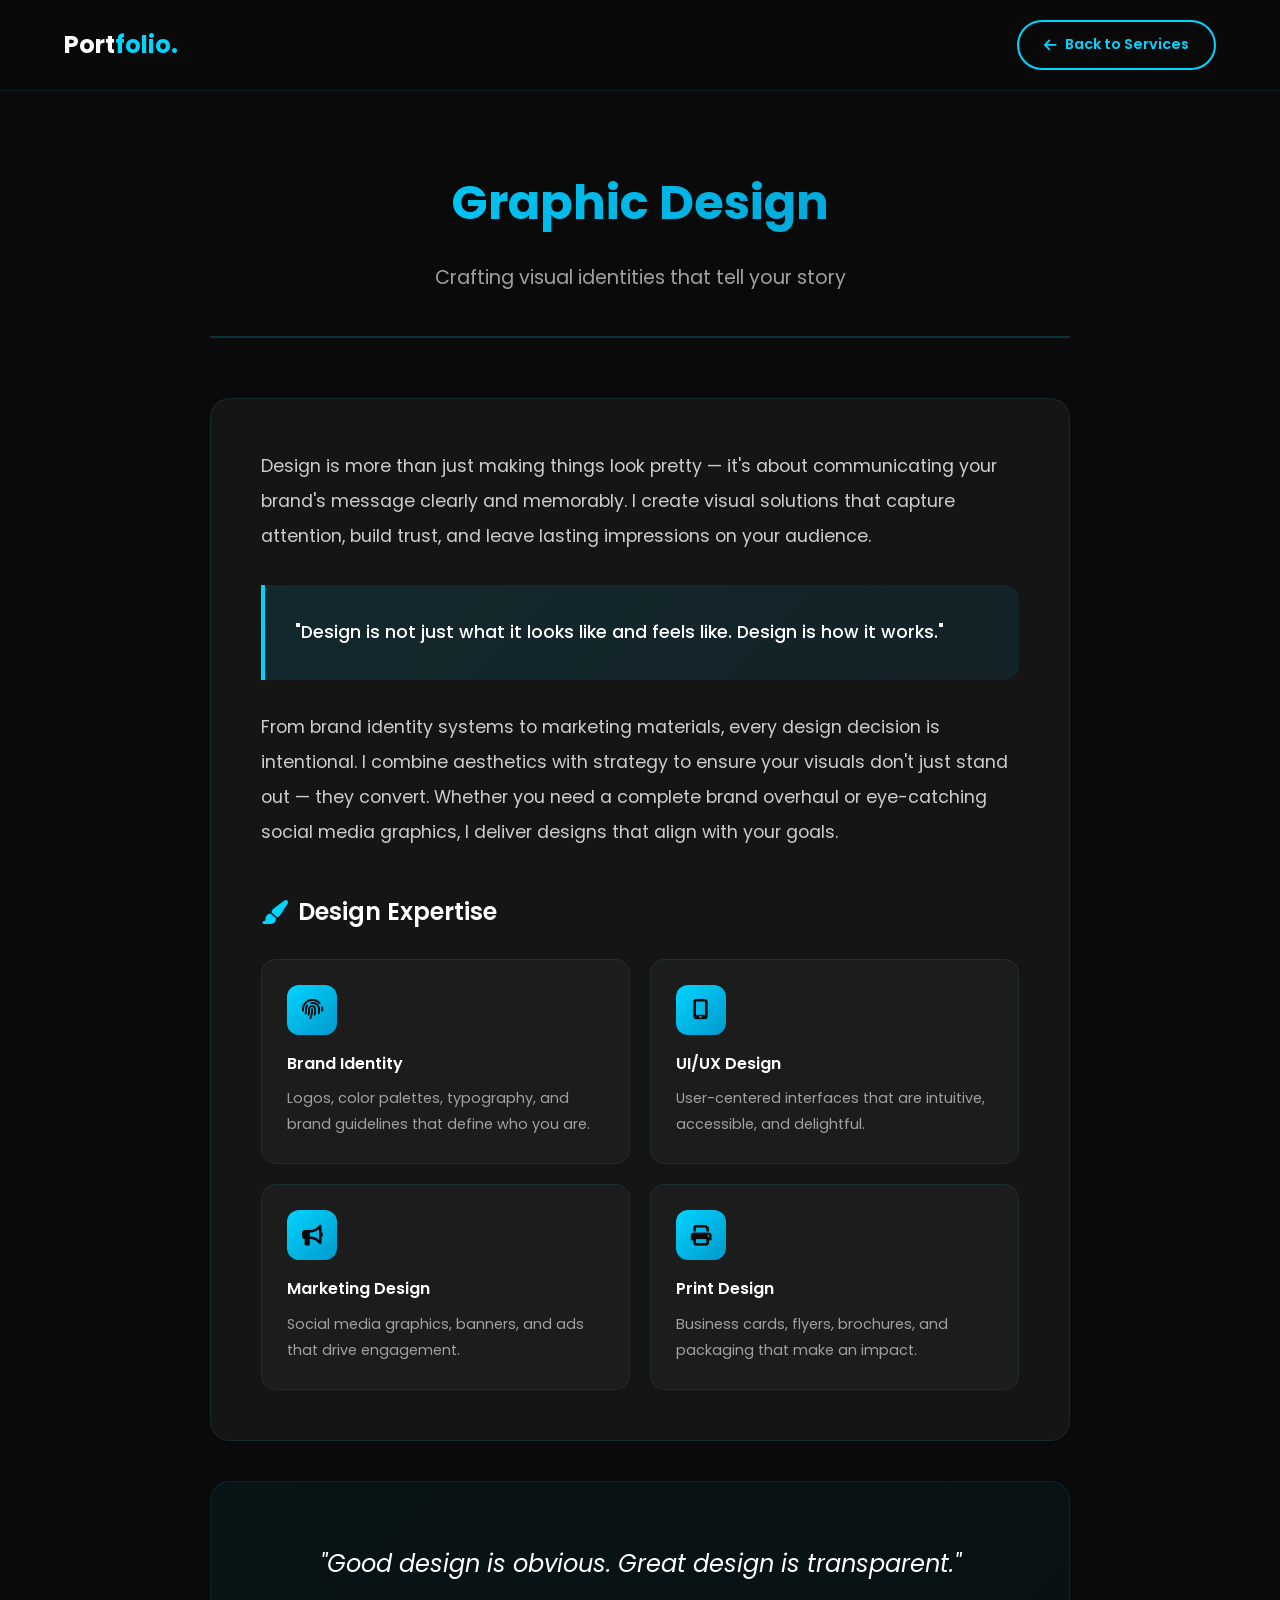
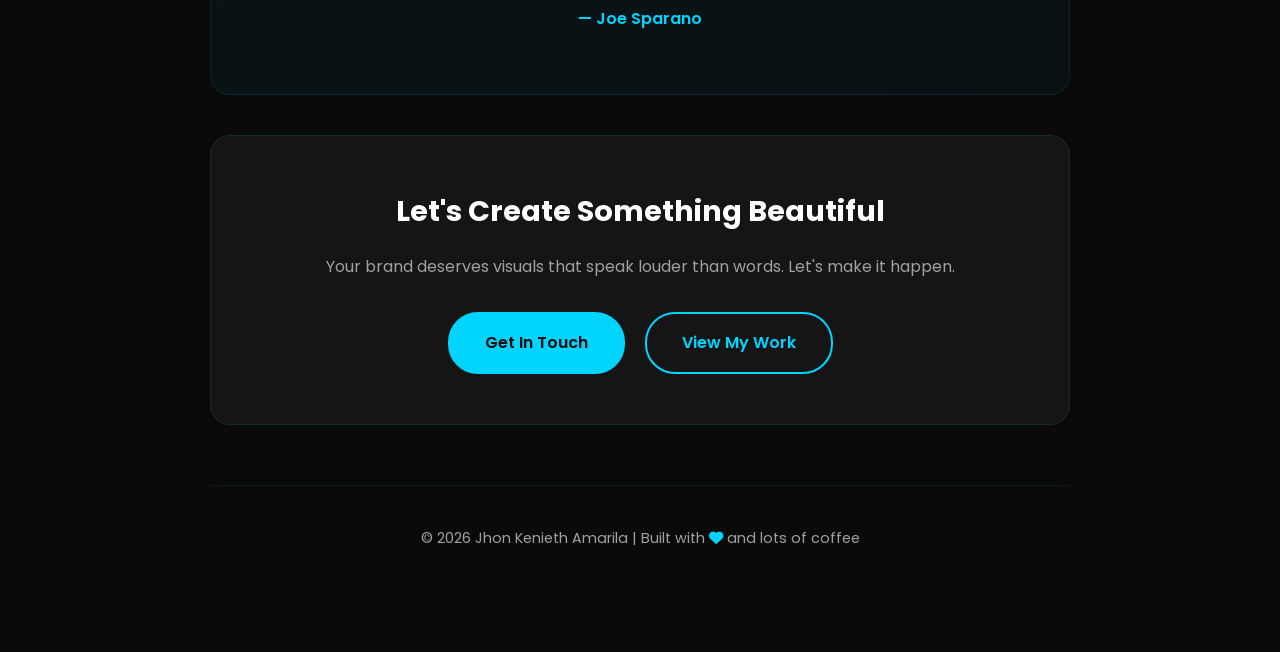
<file: services-design.html>
<!DOCTYPE html>
<html lang="en">
<head>
    <meta charset="UTF-8">
    <meta name="viewport" content="width=device-width, initial-scale=1.0">
    <meta name="description" content="Professional Graphic Design services by Jhon Kenieth Amarila. Branding, UI/UX design, and visual storytelling.">
    <title>Graphic Design Services - Jhon Kenieth Amarila</title>
    <link href="https://fonts.googleapis.com/css2?family=Poppins:wght@300;400;500;600;700&display=swap" rel="stylesheet">
    <link rel="stylesheet" href="https://cdnjs.cloudflare.com/ajax/libs/font-awesome/6.4.0/css/all.min.css">
    <!-- Favicon -->
    <link rel="icon" href="data:image/svg+xml,%3Csvg xmlns='http://www.w3.org/2000/svg' viewBox='0 0 100 100'%3E%3Ctext y='.9em' font-size='90'%3E%F0%9F%91%A8%F0%9F%92%BB%3C/text%3E%3C/svg%3E">
    <style>
        * {
            margin: 0;
            padding: 0;
            box-sizing: border-box;
        }

        :root {
            --primary: #00d4ff;
            --primary-dark: #0099cc;
            --bg-dark: #0a0a0a;
            --bg-card: #151515;
            --text-white: #ffffff;
            --text-gray: #a0a0a0;
            --text-light: #cccccc;
        }

        body {
            font-family: 'Poppins', sans-serif;
            background: var(--bg-dark);
            color: var(--text-white);
            line-height: 1.8;
        }

        /* Navigation */
        .navbar {
            position: fixed;
            top: 0;
            left: 0;
            right: 0;
            background: rgba(10, 10, 10, 0.95);
            backdrop-filter: blur(20px);
            padding: 20px 5%;
            display: flex;
            justify-content: space-between;
            align-items: center;
            z-index: 1000;
            border-bottom: 1px solid rgba(0, 212, 255, 0.1);
        }

        .nav-logo {
            font-size: 1.5rem;
            font-weight: 700;
            color: var(--text-white);
            text-decoration: none;
        }

        .nav-logo span {
            color: var(--primary);
        }

        .back-btn {
            display: flex;
            align-items: center;
            gap: 8px;
            background: transparent;
            border: 2px solid var(--primary);
            color: var(--primary);
            padding: 10px 25px;
            border-radius: 30px;
            text-decoration: none;
            font-weight: 600;
            font-size: 0.9rem;
            transition: all 0.3s ease;
        }

        .back-btn:hover {
            background: var(--primary);
            color: var(--bg-dark);
            transform: translateX(-5px);
        }

        /* Main Container */
        .container {
            max-width: 900px;
            margin: 0 auto;
            padding: 120px 20px 60px;
        }

        /* Header Section */
        .page-header {
            text-align: center;
            margin-bottom: 60px;
            padding: 40px 0;
            border-bottom: 2px solid rgba(0, 212, 255, 0.2);
        }

        .page-title {
            font-size: 3rem;
            font-weight: 700;
            margin-bottom: 15px;
            background: linear-gradient(135deg, var(--primary) 0%, var(--primary-dark) 100%);
            -webkit-background-clip: text;
            -webkit-text-fill-color: transparent;
            background-clip: text;
        }

        .page-subtitle {
            color: var(--text-gray);
            font-size: 1.2rem;
        }

        /* Service Content */
        .service-section {
            background: var(--bg-card);
            border-radius: 20px;
            padding: 50px;
            border: 1px solid rgba(0, 212, 255, 0.1);
            margin-bottom: 40px;
        }

        .service-text {
            color: var(--text-light);
            font-size: 1.1rem;
            line-height: 2;
        }

        .service-text p {
            margin-bottom: 25px;
        }

        .highlight-box {
            background: linear-gradient(135deg, rgba(0, 212, 255, 0.1) 0%, rgba(0, 153, 204, 0.1) 100%);
            border-left: 4px solid var(--primary);
            padding: 30px;
            border-radius: 0 15px 15px 0;
            margin: 30px 0;
        }

        .highlight-box p {
            color: var(--text-white);
            font-weight: 500;
            margin: 0;
        }

        /* Skills Grid */
        .skills-section {
            margin-top: 40px;
        }

        .section-title {
            font-size: 1.5rem;
            font-weight: 600;
            margin-bottom: 25px;
            display: flex;
            align-items: center;
            gap: 10px;
        }

        .section-title i {
            color: var(--primary);
        }

        .skills-grid {
            display: grid;
            grid-template-columns: repeat(auto-fit, minmax(250px, 1fr));
            gap: 20px;
        }

        .skill-card {
            background: rgba(255, 255, 255, 0.03);
            border: 1px solid rgba(0, 212, 255, 0.1);
            border-radius: 15px;
            padding: 25px;
            transition: all 0.3s ease;
        }

        .skill-card:hover {
            border-color: var(--primary);
            transform: translateY(-5px);
        }

        .skill-icon {
            width: 50px;
            height: 50px;
            background: linear-gradient(135deg, var(--primary) 0%, var(--primary-dark) 100%);
            border-radius: 12px;
            display: flex;
            align-items: center;
            justify-content: center;
            font-size: 1.3rem;
            color: var(--bg-dark);
            margin-bottom: 15px;
        }

        .skill-name {
            font-weight: 600;
            margin-bottom: 8px;
        }

        .skill-desc {
            color: var(--text-gray);
            font-size: 0.9rem;
        }

        /* Quote Section */
        .quote-section {
            text-align: center;
            padding: 60px 40px;
            background: linear-gradient(135deg, rgba(0, 212, 255, 0.05) 0%, rgba(0, 153, 204, 0.05) 100%);
            border-radius: 20px;
            border: 1px solid rgba(0, 212, 255, 0.1);
            margin: 40px 0;
        }

        .quote-text {
            font-size: 1.5rem;
            font-style: italic;
            color: var(--text-white);
            margin-bottom: 20px;
        }

        .quote-author {
            color: var(--primary);
            font-weight: 600;
        }

        /* CTA Section */
        .cta-section {
            text-align: center;
            padding: 50px;
            background: var(--bg-card);
            border-radius: 20px;
            border: 1px solid rgba(0, 212, 255, 0.1);
        }

        .cta-title {
            font-size: 1.8rem;
            margin-bottom: 15px;
        }

        .cta-text {
            color: var(--text-gray);
            margin-bottom: 30px;
        }

        .cta-buttons {
            display: flex;
            gap: 20px;
            justify-content: center;
            flex-wrap: wrap;
        }

        .btn {
            display: inline-block;
            padding: 15px 35px;
            background: var(--primary);
            color: var(--bg-dark);
            text-decoration: none;
            border-radius: 30px;
            font-weight: 600;
            transition: all 0.3s ease;
            border: 2px solid var(--primary);
        }

        .btn:hover {
            transform: translateY(-3px);
            box-shadow: 0 10px 30px rgba(0, 212, 255, 0.3);
        }

        .btn-outline {
            background: transparent;
            color: var(--primary);
        }

        .btn-outline:hover {
            background: var(--primary);
            color: var(--bg-dark);
        }

        /* Footer */
        footer {
            text-align: center;
            padding: 40px;
            color: var(--text-gray);
            font-size: 0.9rem;
            border-top: 1px solid rgba(0, 212, 255, 0.1);
            margin-top: 60px;
        }

        /* Responsive */
        @media (max-width: 768px) {
            .page-title {
                font-size: 2rem;
            }

            .service-section {
                padding: 30px 20px;
            }

            .skills-grid {
                grid-template-columns: 1fr;
            }

            .cta-buttons {
                flex-direction: column;
            }
        }
    </style>
</head>
<body>
    <!-- Navigation -->
    <nav class="navbar">
        <a href="index.html" class="nav-logo">Port<span>folio.</span></a>
        <a href="index.html#services" class="back-btn">
            <i class="fas fa-arrow-left"></i> Back to Services
        </a>
    </nav>

    <!-- Main Container -->
    <div class="container">
        <!-- Page Header -->
        <div class="page-header">
            <h1 class="page-title">Graphic Design</h1>
            <p class="page-subtitle">Crafting visual identities that tell your story</p>
        </div>

        <!-- Service Content -->
        <div class="service-section">
            <div class="service-text">
                <p>
                    Design is more than just making things look pretty — it's about communicating your brand's message clearly and memorably. I create visual solutions that capture attention, build trust, and leave lasting impressions on your audience.
                </p>

                <div class="highlight-box">
                    <p>"Design is not just what it looks like and feels like. Design is how it works."</p>
                </div>

                <p>
                    From brand identity systems to marketing materials, every design decision is intentional. I combine aesthetics with strategy to ensure your visuals don't just stand out — they convert. Whether you need a complete brand overhaul or eye-catching social media graphics, I deliver designs that align with your goals.
                </p>
            </div>

            <!-- Skills Section -->
            <div class="skills-section">
                <h2 class="section-title"><i class="fas fa-paint-brush"></i> Design Expertise</h2>
                <div class="skills-grid">
                    <div class="skill-card">
                        <div class="skill-icon"><i class="fas fa-fingerprint"></i></div>
                        <div class="skill-name">Brand Identity</div>
                        <div class="skill-desc">Logos, color palettes, typography, and brand guidelines that define who you are.</div>
                    </div>
                    <div class="skill-card">
                        <div class="skill-icon"><i class="fas fa-mobile-alt"></i></div>
                        <div class="skill-name">UI/UX Design</div>
                        <div class="skill-desc">User-centered interfaces that are intuitive, accessible, and delightful.</div>
                    </div>
                    <div class="skill-card">
                        <div class="skill-icon"><i class="fas fa-bullhorn"></i></div>
                        <div class="skill-name">Marketing Design</div>
                        <div class="skill-desc">Social media graphics, banners, and ads that drive engagement.</div>
                    </div>
                    <div class="skill-card">
                        <div class="skill-icon"><i class="fas fa-print"></i></div>
                        <div class="skill-name">Print Design</div>
                        <div class="skill-desc">Business cards, flyers, brochures, and packaging that make an impact.</div>
                    </div>
                </div>
            </div>
        </div>

        <!-- Quote Section -->
        <div class="quote-section">
            <p class="quote-text">"Good design is obvious. Great design is transparent."</p>
            <p class="quote-author">— Joe Sparano</p>
        </div>

        <!-- CTA Section -->
        <div class="cta-section">
            <h2 class="cta-title">Let's Create Something Beautiful</h2>
            <p class="cta-text">Your brand deserves visuals that speak louder than words. Let's make it happen.</p>
            <div class="cta-buttons">
                <a href="index.html#contact" class="btn">Get In Touch</a>
                <a href="index.html#portfolio" class="btn btn-outline">View My Work</a>
            </div>
        </div>

        <!-- Footer -->
        <footer>
            <p>© 2026 Jhon Kenieth Amarila | Built with <i class="fas fa-heart" style="color: var(--primary);"></i> and lots of coffee</p>
        </footer>
    </div>
</body>
</html>
</file>
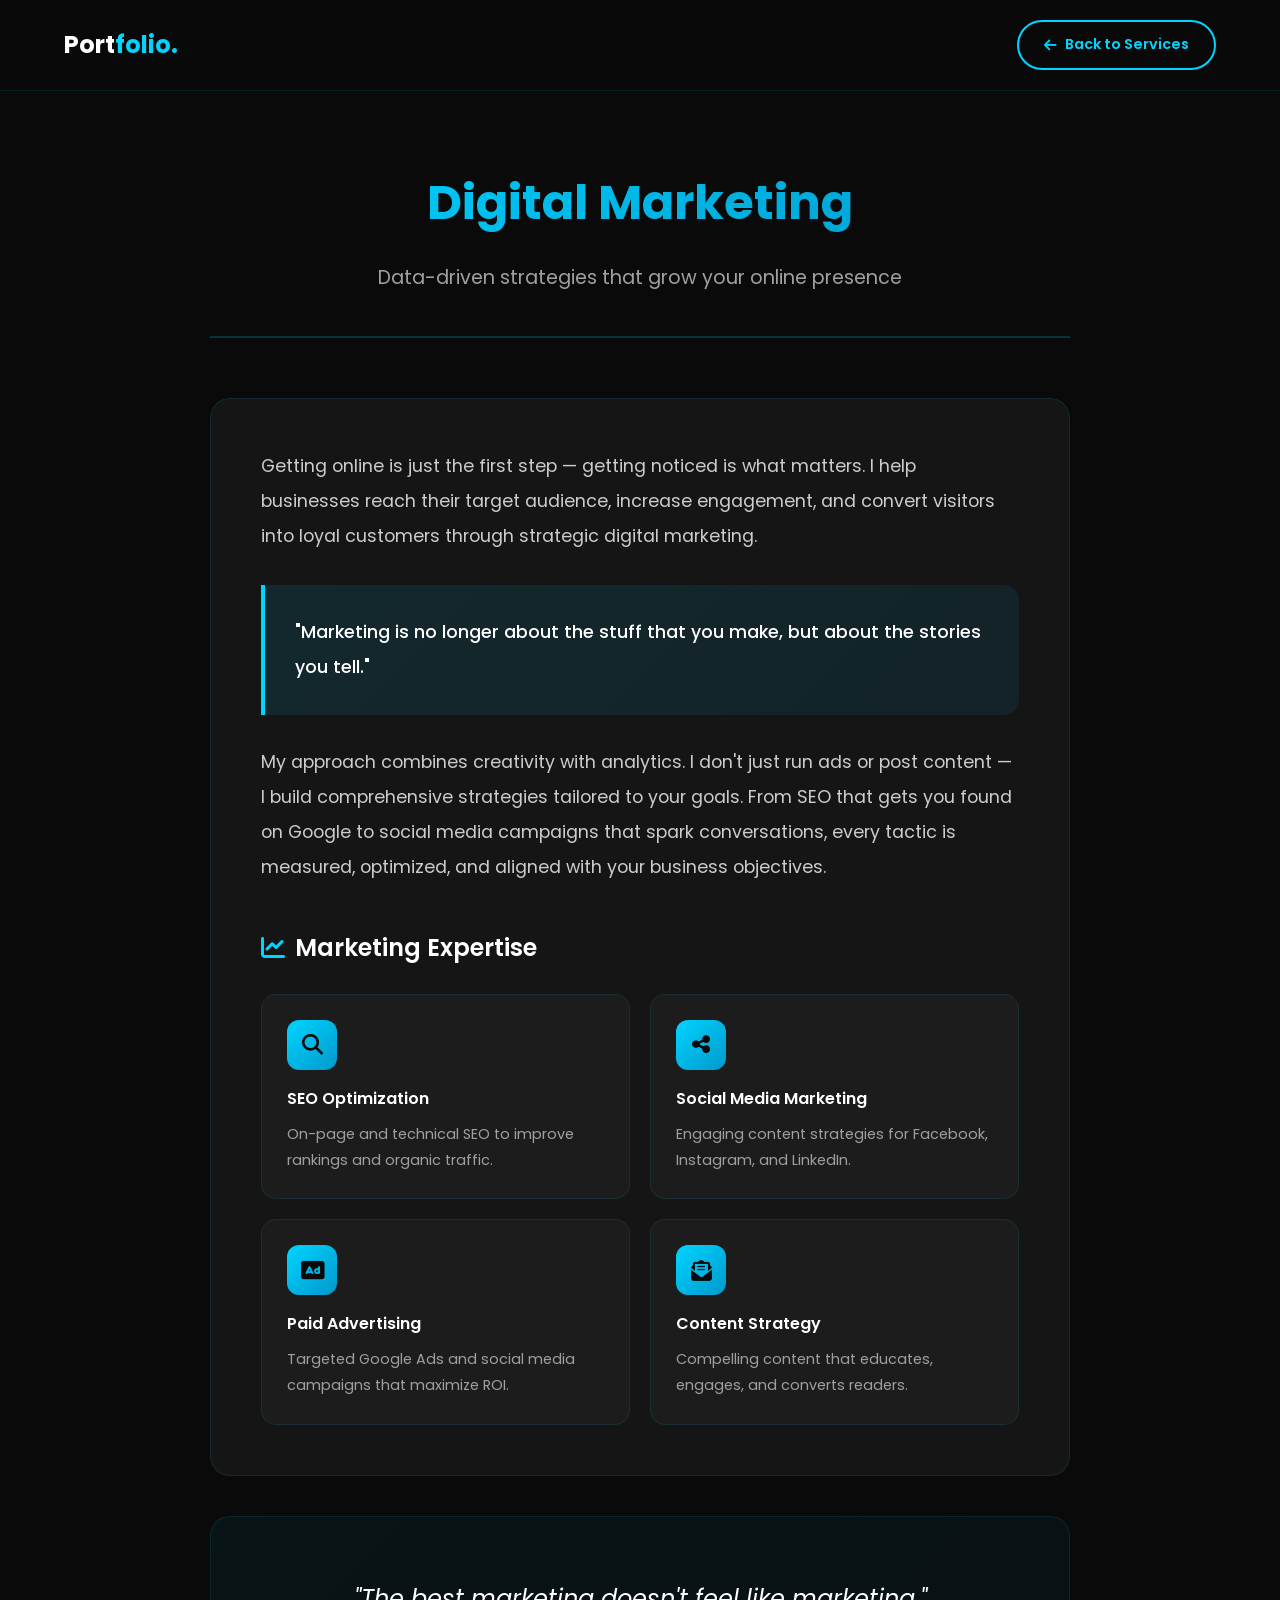
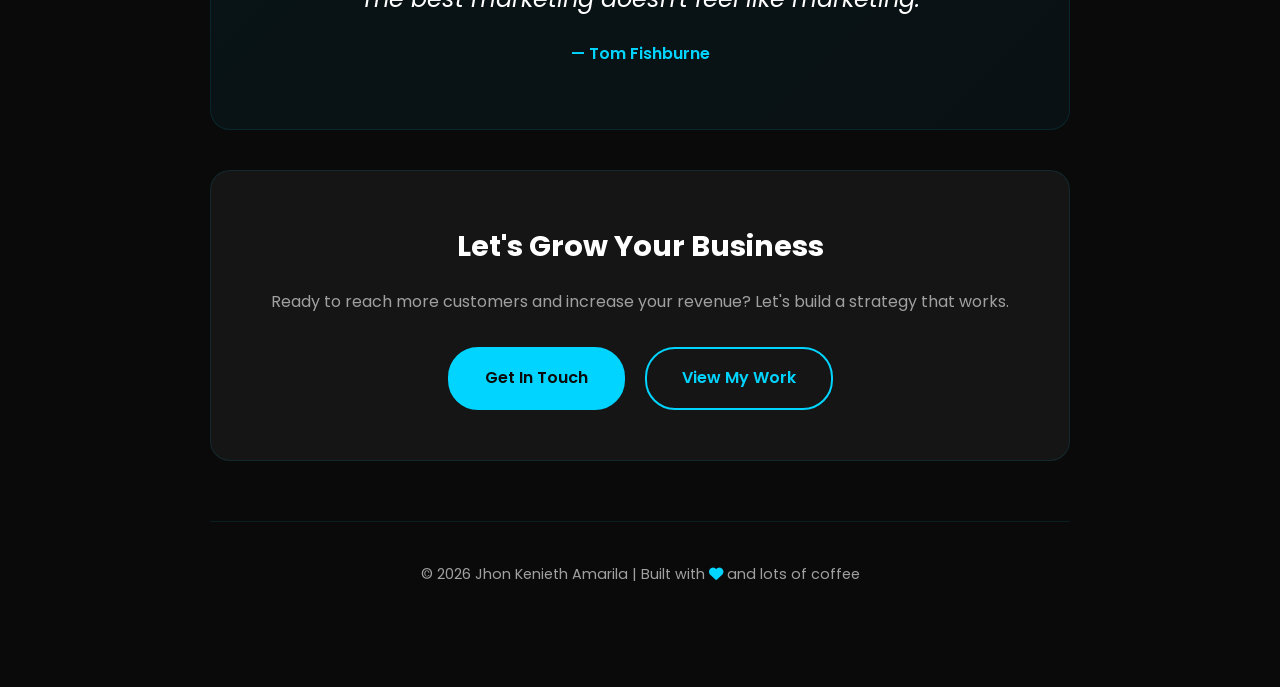
<file: services-marketing.html>
<!DOCTYPE html>
<html lang="en">
<head>
    <meta charset="UTF-8">
    <meta name="viewport" content="width=device-width, initial-scale=1.0">
    <meta name="description" content="Professional Digital Marketing services by Jhon Kenieth Amarila. SEO, social media, content strategy, and growth marketing.">
    <title>Digital Marketing Services - Jhon Kenieth Amarila</title>
    <link href="https://fonts.googleapis.com/css2?family=Poppins:wght@300;400;500;600;700&display=swap" rel="stylesheet">
    <link rel="stylesheet" href="https://cdnjs.cloudflare.com/ajax/libs/font-awesome/6.4.0/css/all.min.css">
    <!-- Favicon -->
    <link rel="icon" href="data:image/svg+xml,%3Csvg xmlns='http://www.w3.org/2000/svg' viewBox='0 0 100 100'%3E%3Ctext y='.9em' font-size='90'%3E%F0%9F%91%A8%F0%9F%92%BB%3C/text%3E%3C/svg%3E">
    <style>
        * {
            margin: 0;
            padding: 0;
            box-sizing: border-box;
        }

        :root {
            --primary: #00d4ff;
            --primary-dark: #0099cc;
            --bg-dark: #0a0a0a;
            --bg-card: #151515;
            --text-white: #ffffff;
            --text-gray: #a0a0a0;
            --text-light: #cccccc;
        }

        body {
            font-family: 'Poppins', sans-serif;
            background: var(--bg-dark);
            color: var(--text-white);
            line-height: 1.8;
        }

        /* Navigation */
        .navbar {
            position: fixed;
            top: 0;
            left: 0;
            right: 0;
            background: rgba(10, 10, 10, 0.95);
            backdrop-filter: blur(20px);
            padding: 20px 5%;
            display: flex;
            justify-content: space-between;
            align-items: center;
            z-index: 1000;
            border-bottom: 1px solid rgba(0, 212, 255, 0.1);
        }

        .nav-logo {
            font-size: 1.5rem;
            font-weight: 700;
            color: var(--text-white);
            text-decoration: none;
        }

        .nav-logo span {
            color: var(--primary);
        }

        .back-btn {
            display: flex;
            align-items: center;
            gap: 8px;
            background: transparent;
            border: 2px solid var(--primary);
            color: var(--primary);
            padding: 10px 25px;
            border-radius: 30px;
            text-decoration: none;
            font-weight: 600;
            font-size: 0.9rem;
            transition: all 0.3s ease;
        }

        .back-btn:hover {
            background: var(--primary);
            color: var(--bg-dark);
            transform: translateX(-5px);
        }

        /* Main Container */
        .container {
            max-width: 900px;
            margin: 0 auto;
            padding: 120px 20px 60px;
        }

        /* Header Section */
        .page-header {
            text-align: center;
            margin-bottom: 60px;
            padding: 40px 0;
            border-bottom: 2px solid rgba(0, 212, 255, 0.2);
        }

        .page-title {
            font-size: 3rem;
            font-weight: 700;
            margin-bottom: 15px;
            background: linear-gradient(135deg, var(--primary) 0%, var(--primary-dark) 100%);
            -webkit-background-clip: text;
            -webkit-text-fill-color: transparent;
            background-clip: text;
        }

        .page-subtitle {
            color: var(--text-gray);
            font-size: 1.2rem;
        }

        /* Service Content */
        .service-section {
            background: var(--bg-card);
            border-radius: 20px;
            padding: 50px;
            border: 1px solid rgba(0, 212, 255, 0.1);
            margin-bottom: 40px;
        }

        .service-text {
            color: var(--text-light);
            font-size: 1.1rem;
            line-height: 2;
        }

        .service-text p {
            margin-bottom: 25px;
        }

        .highlight-box {
            background: linear-gradient(135deg, rgba(0, 212, 255, 0.1) 0%, rgba(0, 153, 204, 0.1) 100%);
            border-left: 4px solid var(--primary);
            padding: 30px;
            border-radius: 0 15px 15px 0;
            margin: 30px 0;
        }

        .highlight-box p {
            color: var(--text-white);
            font-weight: 500;
            margin: 0;
        }

        /* Skills Grid */
        .skills-section {
            margin-top: 40px;
        }

        .section-title {
            font-size: 1.5rem;
            font-weight: 600;
            margin-bottom: 25px;
            display: flex;
            align-items: center;
            gap: 10px;
        }

        .section-title i {
            color: var(--primary);
        }

        .skills-grid {
            display: grid;
            grid-template-columns: repeat(auto-fit, minmax(250px, 1fr));
            gap: 20px;
        }

        .skill-card {
            background: rgba(255, 255, 255, 0.03);
            border: 1px solid rgba(0, 212, 255, 0.1);
            border-radius: 15px;
            padding: 25px;
            transition: all 0.3s ease;
        }

        .skill-card:hover {
            border-color: var(--primary);
            transform: translateY(-5px);
        }

        .skill-icon {
            width: 50px;
            height: 50px;
            background: linear-gradient(135deg, var(--primary) 0%, var(--primary-dark) 100%);
            border-radius: 12px;
            display: flex;
            align-items: center;
            justify-content: center;
            font-size: 1.3rem;
            color: var(--bg-dark);
            margin-bottom: 15px;
        }

        .skill-name {
            font-weight: 600;
            margin-bottom: 8px;
        }

        .skill-desc {
            color: var(--text-gray);
            font-size: 0.9rem;
        }

        /* Quote Section */
        .quote-section {
            text-align: center;
            padding: 60px 40px;
            background: linear-gradient(135deg, rgba(0, 212, 255, 0.05) 0%, rgba(0, 153, 204, 0.05) 100%);
            border-radius: 20px;
            border: 1px solid rgba(0, 212, 255, 0.1);
            margin: 40px 0;
        }

        .quote-text {
            font-size: 1.5rem;
            font-style: italic;
            color: var(--text-white);
            margin-bottom: 20px;
        }

        .quote-author {
            color: var(--primary);
            font-weight: 600;
        }

        /* CTA Section */
        .cta-section {
            text-align: center;
            padding: 50px;
            background: var(--bg-card);
            border-radius: 20px;
            border: 1px solid rgba(0, 212, 255, 0.1);
        }

        .cta-title {
            font-size: 1.8rem;
            margin-bottom: 15px;
        }

        .cta-text {
            color: var(--text-gray);
            margin-bottom: 30px;
        }

        .cta-buttons {
            display: flex;
            gap: 20px;
            justify-content: center;
            flex-wrap: wrap;
        }

        .btn {
            display: inline-block;
            padding: 15px 35px;
            background: var(--primary);
            color: var(--bg-dark);
            text-decoration: none;
            border-radius: 30px;
            font-weight: 600;
            transition: all 0.3s ease;
            border: 2px solid var(--primary);
        }

        .btn:hover {
            transform: translateY(-3px);
            box-shadow: 0 10px 30px rgba(0, 212, 255, 0.3);
        }

        .btn-outline {
            background: transparent;
            color: var(--primary);
        }

        .btn-outline:hover {
            background: var(--primary);
            color: var(--bg-dark);
        }

        /* Footer */
        footer {
            text-align: center;
            padding: 40px;
            color: var(--text-gray);
            font-size: 0.9rem;
            border-top: 1px solid rgba(0, 212, 255, 0.1);
            margin-top: 60px;
        }

        /* Responsive */
        @media (max-width: 768px) {
            .page-title {
                font-size: 2rem;
            }

            .service-section {
                padding: 30px 20px;
            }

            .skills-grid {
                grid-template-columns: 1fr;
            }

            .cta-buttons {
                flex-direction: column;
            }
        }
    </style>
</head>
<body>
    <!-- Navigation -->
    <nav class="navbar">
        <a href="index.html" class="nav-logo">Port<span>folio.</span></a>
        <a href="index.html#services" class="back-btn">
            <i class="fas fa-arrow-left"></i> Back to Services
        </a>
    </nav>

    <!-- Main Container -->
    <div class="container">
        <!-- Page Header -->
        <div class="page-header">
            <h1 class="page-title">Digital Marketing</h1>
            <p class="page-subtitle">Data-driven strategies that grow your online presence</p>
        </div>

        <!-- Service Content -->
        <div class="service-section">
            <div class="service-text">
                <p>
                    Getting online is just the first step — getting noticed is what matters. I help businesses reach their target audience, increase engagement, and convert visitors into loyal customers through strategic digital marketing.
                </p>

                <div class="highlight-box">
                    <p>"Marketing is no longer about the stuff that you make, but about the stories you tell."</p>
                </div>

                <p>
                    My approach combines creativity with analytics. I don't just run ads or post content — I build comprehensive strategies tailored to your goals. From SEO that gets you found on Google to social media campaigns that spark conversations, every tactic is measured, optimized, and aligned with your business objectives.
                </p>
            </div>

            <!-- Skills Section -->
            <div class="skills-section">
                <h2 class="section-title"><i class="fas fa-chart-line"></i> Marketing Expertise</h2>
                <div class="skills-grid">
                    <div class="skill-card">
                        <div class="skill-icon"><i class="fas fa-search"></i></div>
                        <div class="skill-name">SEO Optimization</div>
                        <div class="skill-desc">On-page and technical SEO to improve rankings and organic traffic.</div>
                    </div>
                    <div class="skill-card">
                        <div class="skill-icon"><i class="fas fa-share-alt"></i></div>
                        <div class="skill-name">Social Media Marketing</div>
                        <div class="skill-desc">Engaging content strategies for Facebook, Instagram, and LinkedIn.</div>
                    </div>
                    <div class="skill-card">
                        <div class="skill-icon"><i class="fas fa-ad"></i></div>
                        <div class="skill-name">Paid Advertising</div>
                        <div class="skill-desc">Targeted Google Ads and social media campaigns that maximize ROI.</div>
                    </div>
                    <div class="skill-card">
                        <div class="skill-icon"><i class="fas fa-envelope-open-text"></i></div>
                        <div class="skill-name">Content Strategy</div>
                        <div class="skill-desc">Compelling content that educates, engages, and converts readers.</div>
                    </div>
                </div>
            </div>
        </div>

        <!-- Quote Section -->
        <div class="quote-section">
            <p class="quote-text">"The best marketing doesn't feel like marketing."</p>
            <p class="quote-author">— Tom Fishburne</p>
        </div>

        <!-- CTA Section -->
        <div class="cta-section">
            <h2 class="cta-title">Let's Grow Your Business</h2>
            <p class="cta-text">Ready to reach more customers and increase your revenue? Let's build a strategy that works.</p>
            <div class="cta-buttons">
                <a href="index.html#contact" class="btn">Get In Touch</a>
                <a href="index.html#portfolio" class="btn btn-outline">View My Work</a>
            </div>
        </div>

        <!-- Footer -->
        <footer>
            <p>© 2026 Jhon Kenieth Amarila | Built with <i class="fas fa-heart" style="color: var(--primary);"></i> and lots of coffee</p>
        </footer>
    </div>
</body>
</html>
</file>
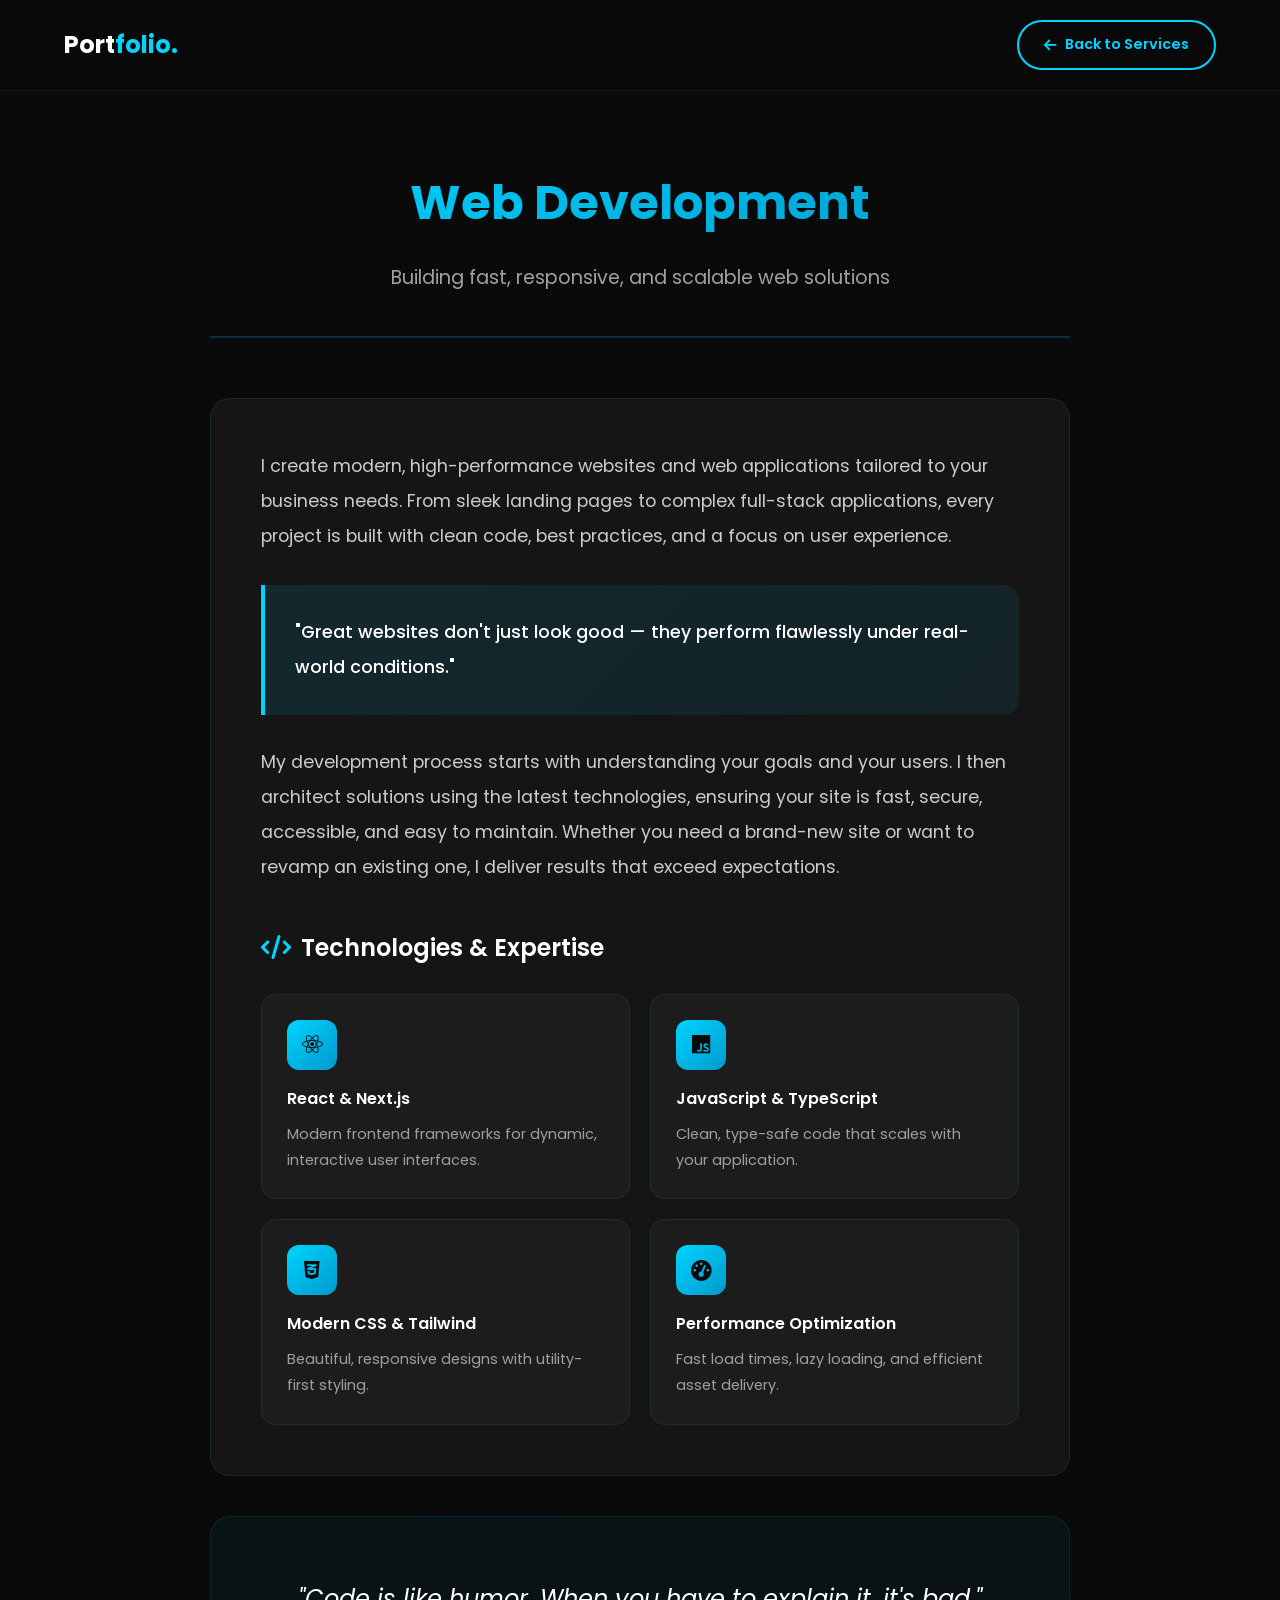
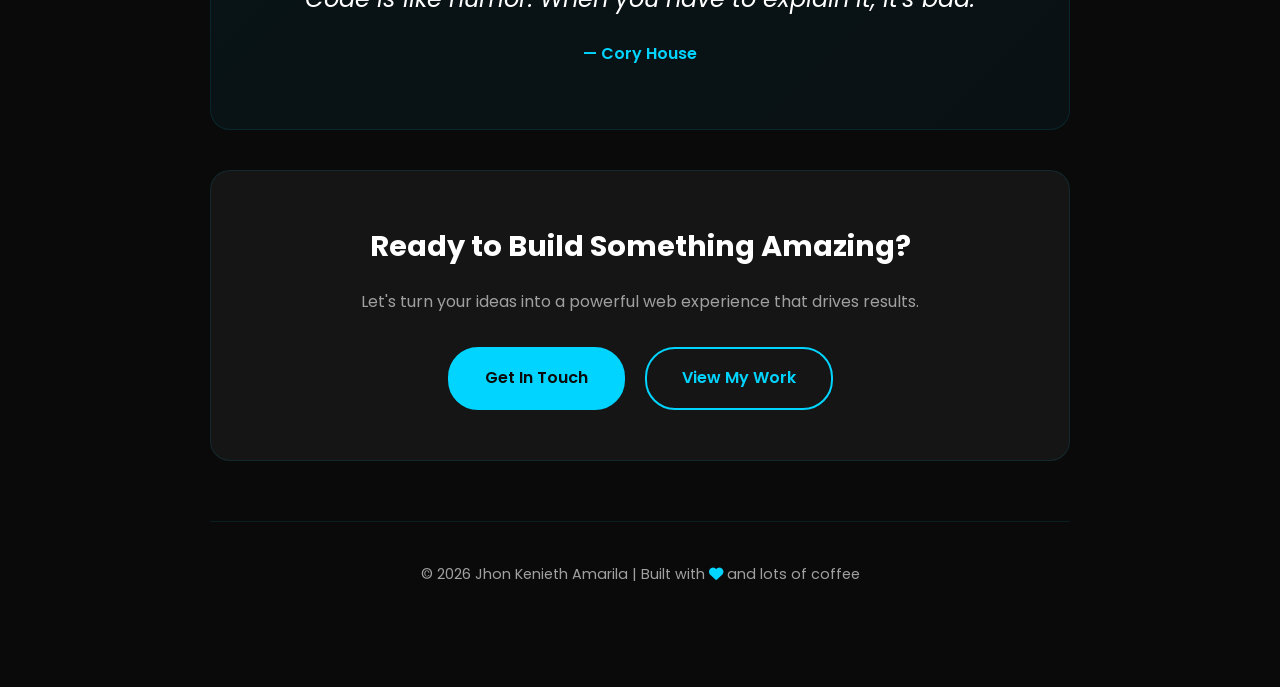
<file: services-web.html>
<!DOCTYPE html>
<html lang="en">
<head>
    <meta charset="UTF-8">
    <meta name="viewport" content="width=device-width, initial-scale=1.0">
    <meta name="description" content="Professional Web Development services by Jhon Kenieth Amarila. Custom websites, React applications, and performance optimization.">
    <title>Web Development Services - Jhon Kenieth Amarila</title>
    <link href="https://fonts.googleapis.com/css2?family=Poppins:wght@300;400;500;600;700&display=swap" rel="stylesheet">
    <link rel="stylesheet" href="https://cdnjs.cloudflare.com/ajax/libs/font-awesome/6.4.0/css/all.min.css">
    <!-- Favicon -->
    <link rel="icon" href="data:image/svg+xml,%3Csvg xmlns='http://www.w3.org/2000/svg' viewBox='0 0 100 100'%3E%3Ctext y='.9em' font-size='90'%3E%F0%9F%91%A8%F0%9F%92%BB%3C/text%3E%3C/svg%3E">
    <style>
        * {
            margin: 0;
            padding: 0;
            box-sizing: border-box;
        }

        :root {
            --primary: #00d4ff;
            --primary-dark: #0099cc;
            --bg-dark: #0a0a0a;
            --bg-card: #151515;
            --text-white: #ffffff;
            --text-gray: #a0a0a0;
            --text-light: #cccccc;
        }

        body {
            font-family: 'Poppins', sans-serif;
            background: var(--bg-dark);
            color: var(--text-white);
            line-height: 1.8;
        }

        /* Navigation */
        .navbar {
            position: fixed;
            top: 0;
            left: 0;
            right: 0;
            background: rgba(10, 10, 10, 0.95);
            backdrop-filter: blur(20px);
            padding: 20px 5%;
            display: flex;
            justify-content: space-between;
            align-items: center;
            z-index: 1000;
            border-bottom: 1px solid rgba(0, 212, 255, 0.1);
        }

        .nav-logo {
            font-size: 1.5rem;
            font-weight: 700;
            color: var(--text-white);
            text-decoration: none;
        }

        .nav-logo span {
            color: var(--primary);
        }

        .back-btn {
            display: flex;
            align-items: center;
            gap: 8px;
            background: transparent;
            border: 2px solid var(--primary);
            color: var(--primary);
            padding: 10px 25px;
            border-radius: 30px;
            text-decoration: none;
            font-weight: 600;
            font-size: 0.9rem;
            transition: all 0.3s ease;
        }

        .back-btn:hover {
            background: var(--primary);
            color: var(--bg-dark);
            transform: translateX(-5px);
        }

        /* Main Container */
        .container {
            max-width: 900px;
            margin: 0 auto;
            padding: 120px 20px 60px;
        }

        /* Header Section */
        .page-header {
            text-align: center;
            margin-bottom: 60px;
            padding: 40px 0;
            border-bottom: 2px solid rgba(0, 212, 255, 0.2);
        }

        .page-title {
            font-size: 3rem;
            font-weight: 700;
            margin-bottom: 15px;
            background: linear-gradient(135deg, var(--primary) 0%, var(--primary-dark) 100%);
            -webkit-background-clip: text;
            -webkit-text-fill-color: transparent;
            background-clip: text;
        }

        .page-subtitle {
            color: var(--text-gray);
            font-size: 1.2rem;
        }

        /* Service Content */
        .service-section {
            background: var(--bg-card);
            border-radius: 20px;
            padding: 50px;
            border: 1px solid rgba(0, 212, 255, 0.1);
            margin-bottom: 40px;
        }

        .service-text {
            color: var(--text-light);
            font-size: 1.1rem;
            line-height: 2;
        }

        .service-text p {
            margin-bottom: 25px;
        }

        .highlight-box {
            background: linear-gradient(135deg, rgba(0, 212, 255, 0.1) 0%, rgba(0, 153, 204, 0.1) 100%);
            border-left: 4px solid var(--primary);
            padding: 30px;
            border-radius: 0 15px 15px 0;
            margin: 30px 0;
        }

        .highlight-box p {
            color: var(--text-white);
            font-weight: 500;
            margin: 0;
        }

        /* Skills Grid */
        .skills-section {
            margin-top: 40px;
        }

        .section-title {
            font-size: 1.5rem;
            font-weight: 600;
            margin-bottom: 25px;
            display: flex;
            align-items: center;
            gap: 10px;
        }

        .section-title i {
            color: var(--primary);
        }

        .skills-grid {
            display: grid;
            grid-template-columns: repeat(auto-fit, minmax(250px, 1fr));
            gap: 20px;
        }

        .skill-card {
            background: rgba(255, 255, 255, 0.03);
            border: 1px solid rgba(0, 212, 255, 0.1);
            border-radius: 15px;
            padding: 25px;
            transition: all 0.3s ease;
        }

        .skill-card:hover {
            border-color: var(--primary);
            transform: translateY(-5px);
        }

        .skill-icon {
            width: 50px;
            height: 50px;
            background: linear-gradient(135deg, var(--primary) 0%, var(--primary-dark) 100%);
            border-radius: 12px;
            display: flex;
            align-items: center;
            justify-content: center;
            font-size: 1.3rem;
            color: var(--bg-dark);
            margin-bottom: 15px;
        }

        .skill-name {
            font-weight: 600;
            margin-bottom: 8px;
        }

        .skill-desc {
            color: var(--text-gray);
            font-size: 0.9rem;
        }

        /* Quote Section */
        .quote-section {
            text-align: center;
            padding: 60px 40px;
            background: linear-gradient(135deg, rgba(0, 212, 255, 0.05) 0%, rgba(0, 153, 204, 0.05) 100%);
            border-radius: 20px;
            border: 1px solid rgba(0, 212, 255, 0.1);
            margin: 40px 0;
        }

        .quote-text {
            font-size: 1.5rem;
            font-style: italic;
            color: var(--text-white);
            margin-bottom: 20px;
        }

        .quote-author {
            color: var(--primary);
            font-weight: 600;
        }

        /* CTA Section */
        .cta-section {
            text-align: center;
            padding: 50px;
            background: var(--bg-card);
            border-radius: 20px;
            border: 1px solid rgba(0, 212, 255, 0.1);
        }

        .cta-title {
            font-size: 1.8rem;
            margin-bottom: 15px;
        }

        .cta-text {
            color: var(--text-gray);
            margin-bottom: 30px;
        }

        .cta-buttons {
            display: flex;
            gap: 20px;
            justify-content: center;
            flex-wrap: wrap;
        }

        .btn {
            display: inline-block;
            padding: 15px 35px;
            background: var(--primary);
            color: var(--bg-dark);
            text-decoration: none;
            border-radius: 30px;
            font-weight: 600;
            transition: all 0.3s ease;
            border: 2px solid var(--primary);
        }

        .btn:hover {
            transform: translateY(-3px);
            box-shadow: 0 10px 30px rgba(0, 212, 255, 0.3);
        }

        .btn-outline {
            background: transparent;
            color: var(--primary);
        }

        .btn-outline:hover {
            background: var(--primary);
            color: var(--bg-dark);
        }

        /* Footer */
        footer {
            text-align: center;
            padding: 40px;
            color: var(--text-gray);
            font-size: 0.9rem;
            border-top: 1px solid rgba(0, 212, 255, 0.1);
            margin-top: 60px;
        }

        /* Responsive */
        @media (max-width: 768px) {
            .page-title {
                font-size: 2rem;
            }

            .service-section {
                padding: 30px 20px;
            }

            .skills-grid {
                grid-template-columns: 1fr;
            }

            .cta-buttons {
                flex-direction: column;
            }
        }
    </style>
</head>
<body>
    <!-- Navigation -->
    <nav class="navbar">
        <a href="index.html" class="nav-logo">Port<span>folio.</span></a>
        <a href="index.html#services" class="back-btn">
            <i class="fas fa-arrow-left"></i> Back to Services
        </a>
    </nav>

    <!-- Main Container -->
    <div class="container">
        <!-- Page Header -->
        <div class="page-header">
            <h1 class="page-title">Web Development</h1>
            <p class="page-subtitle">Building fast, responsive, and scalable web solutions</p>
        </div>

        <!-- Service Content -->
        <div class="service-section">
            <div class="service-text">
                <p>
                    I create modern, high-performance websites and web applications tailored to your business needs. From sleek landing pages to complex full-stack applications, every project is built with clean code, best practices, and a focus on user experience.
                </p>

                <div class="highlight-box">
                    <p>"Great websites don't just look good — they perform flawlessly under real-world conditions."</p>
                </div>

                <p>
                    My development process starts with understanding your goals and your users. I then architect solutions using the latest technologies, ensuring your site is fast, secure, accessible, and easy to maintain. Whether you need a brand-new site or want to revamp an existing one, I deliver results that exceed expectations.
                </p>
            </div>

            <!-- Skills Section -->
            <div class="skills-section">
                <h2 class="section-title"><i class="fas fa-code"></i> Technologies & Expertise</h2>
                <div class="skills-grid">
                    <div class="skill-card">
                        <div class="skill-icon"><i class="fab fa-react"></i></div>
                        <div class="skill-name">React & Next.js</div>
                        <div class="skill-desc">Modern frontend frameworks for dynamic, interactive user interfaces.</div>
                    </div>
                    <div class="skill-card">
                        <div class="skill-icon"><i class="fab fa-js"></i></div>
                        <div class="skill-name">JavaScript & TypeScript</div>
                        <div class="skill-desc">Clean, type-safe code that scales with your application.</div>
                    </div>
                    <div class="skill-card">
                        <div class="skill-icon"><i class="fab fa-css3-alt"></i></div>
                        <div class="skill-name">Modern CSS & Tailwind</div>
                        <div class="skill-desc">Beautiful, responsive designs with utility-first styling.</div>
                    </div>
                    <div class="skill-card">
                        <div class="skill-icon"><i class="fas fa-tachometer-alt"></i></div>
                        <div class="skill-name">Performance Optimization</div>
                        <div class="skill-desc">Fast load times, lazy loading, and efficient asset delivery.</div>
                    </div>
                </div>
            </div>
        </div>

        <!-- Quote Section -->
        <div class="quote-section">
            <p class="quote-text">"Code is like humor. When you have to explain it, it's bad."</p>
            <p class="quote-author">— Cory House</p>
        </div>

        <!-- CTA Section -->
        <div class="cta-section">
            <h2 class="cta-title">Ready to Build Something Amazing?</h2>
            <p class="cta-text">Let's turn your ideas into a powerful web experience that drives results.</p>
            <div class="cta-buttons">
                <a href="index.html#contact" class="btn">Get In Touch</a>
                <a href="index.html#portfolio" class="btn btn-outline">View My Work</a>
            </div>
        </div>

        <!-- Footer -->
        <footer>
            <p>© 2026 Jhon Kenieth Amarila | Built with <i class="fas fa-heart" style="color: var(--primary);"></i> and lots of coffee</p>
        </footer>
    </div>
</body>
</html>
</file>
